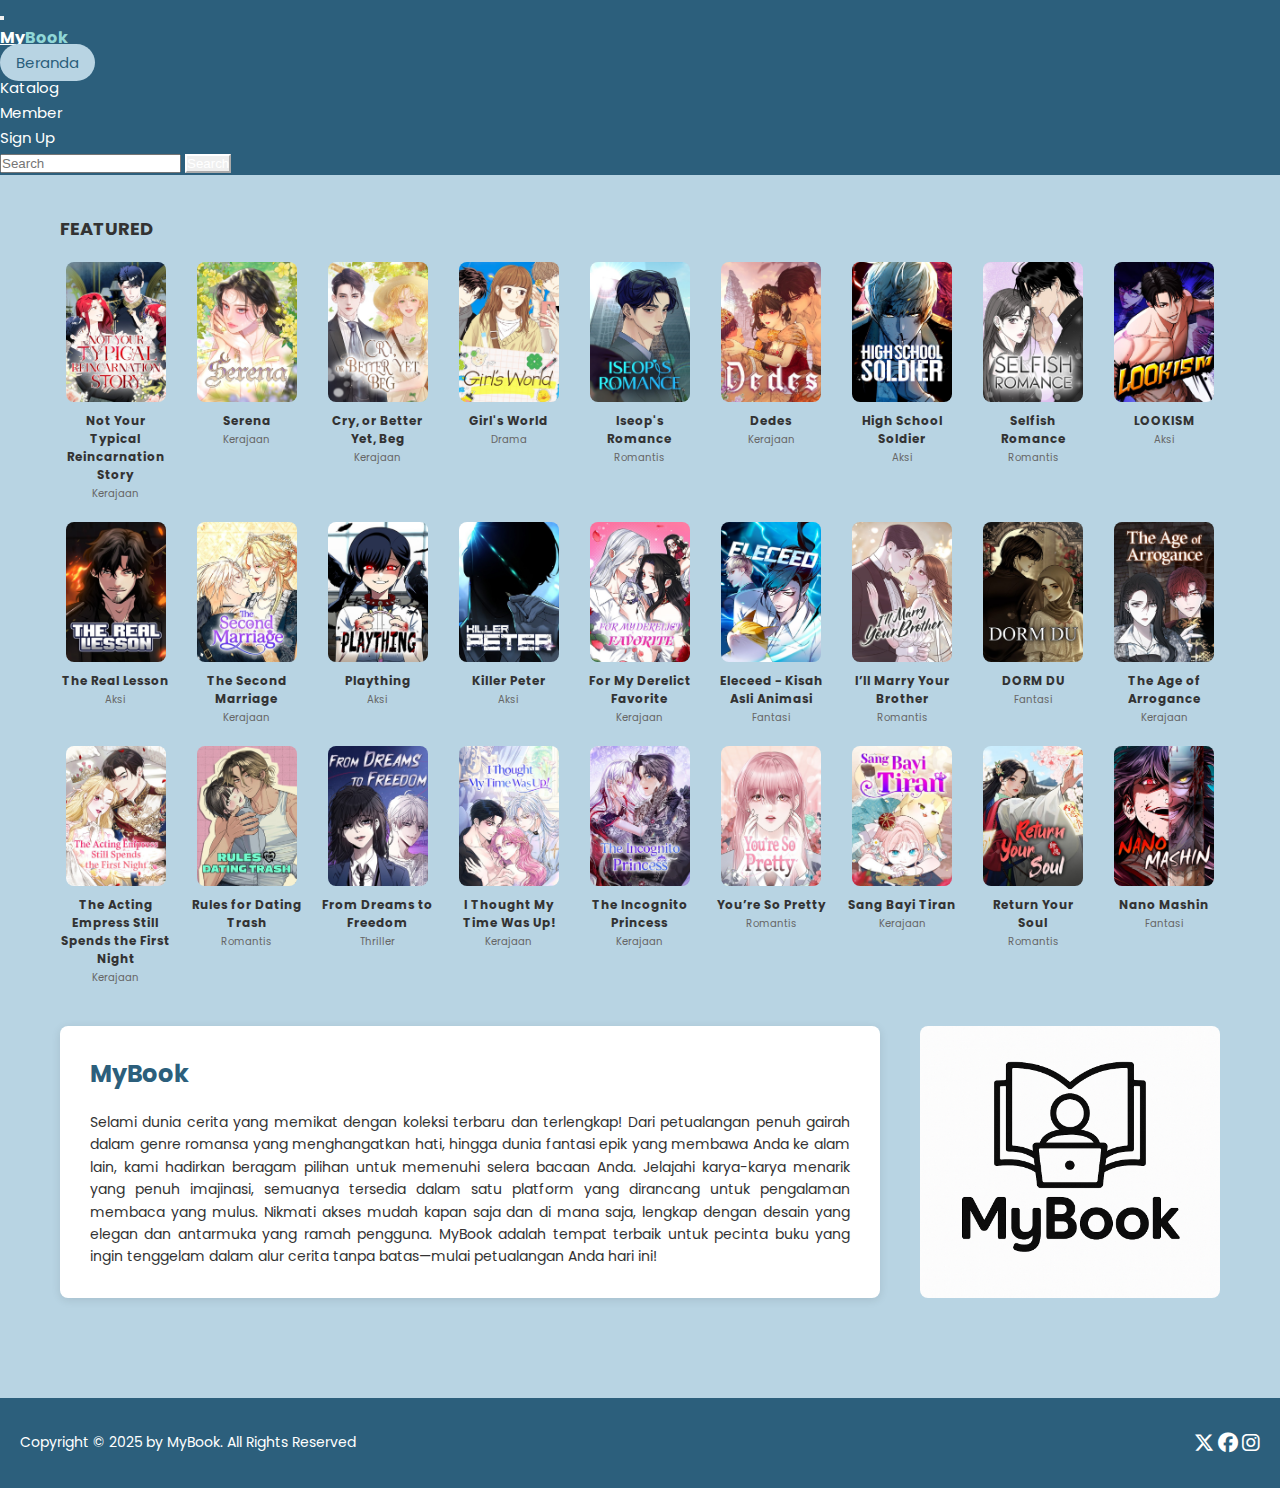
<file: index.html>
<!DOCTYPE html>
<html lang="en">

<head>
    <meta charset="UTF-8">
    <meta name="viewport" content="width=device-width, initial-scale=1.0">
    <link rel="stylesheet" href="dashboard.css">
    <link rel="stylesheet" href="https://cdnjs.cloudflare.com/ajax/libs/font-awesome/6.7.2/css/all.min.css"
        integrity="sha512-Evv84Mr4kqVGRNSgIGL/F/aIDqQb7xQ2vcrdIwxfjThSH8CSR7PBEakCr51Ck+w+/U6swU2Im1vVX0SVk9ABhg=="
        crossorigin="anonymous" referrerpolicy="no-referrer" />
    <link rel="preconnect" href="https://fonts.googleapis.com">
    <link rel="preconnect" href="https://fonts.gstatic.com" crossorigin>
    <link href="https://fonts.googleapis.com/css2?family=Poppins:wght@300;400;500;700&display=swap" rel="stylesheet">
    <link href="https://cdn.jsdelivr.net/npm/bootstrap@5.3.7/dist/css/bootstrap.min.css" rel="stylesheet"
        integrity="sha384-LN+7fdVzj6u52u30Kp6M/trliBMCMKTyK833zpbD+pXdCLuTusPj697FH4R/5mcr" crossorigin="anonymous">
    <head>
    <link rel="icon" href="asset/LOGO.png" type="image/x-icon">
    <title>MyBook - Dashboard</title>
</head>

<body style="background-color: #b8d4e3; font-family: Poppins, sans-serif ;">
    <script src="https://cdn.jsdelivr.net/npm/bootstrap@5.3.7/dist/js/bootstrap.bundle.min.js"
        integrity="sha384-ndDqU0Gzau9qJ1lfW4pNLlhNTkCfHzAVBReH9diLvGRem5+R9g2FzA8ZGN954O5Q"
        crossorigin="anonymous"></script>
    <header>
        <nav class="navbar navbar-expand-lg" style="background-color: #2c5f7c;">
            <div class="container-fluid">
                <button class="navbar-toggler" type="button" data-bs-toggle="collapse"
                    data-bs-target="#navbarTogglerDemo01" aria-controls="navbarTogglerDemo01" aria-expanded="false"
                    aria-label="Toggle navigation">
                    <span class="navbar-toggler-icon"></span>
                </button>
                <div class="collapse navbar-collapse" id="navbarTogglerDemo01">
                    <a class="navbar-brand" style="color: white;" href="#">My<span>Book</span></a>
                    <ul class="navbar-nav me-auto mb-2 mb-lg-0">
                        <li class="nav-item">
                            <a class="nav-link active" aria-current="page" href="#">Beranda</a>
                        </li>
                        <li class="nav-item">
                            <a class="nav-link" href="katalog1.html">Katalog</a>
                        </li>
                        <li class="nav-item">
                            <a class="nav-link" href="login member.html">Member</a>
                        </li>
                        <li class="nav-item">
                            <a class="nav-link" href="signup.html">Sign Up</a>
                        </li>
                    </ul>
                    <form class="d-flex" role="search">
                        <input class="form-control me-2" type="search" placeholder="Search" aria-label="Search" />
                        <button class="btn btn-outline-success" style="border-color: white; color: white;" type="submit">Search</button>
                    </form>
                </div>
            </div>
        </nav>
    </header>
    <main class="main-content">
        <section class="featured-section">
            <h2>FEATURED</h2>
            <div class="books-grid">
                <div class="book-item">
                    <div class="book-cover1"></div>
                    <div class="book-info">
                        <div class="book-title"><a href="https://www.webtoons.com/id/romantic-fantasy/not-your-typical-reincarnation-story/list?title_no=5502">Not Your Typical Reincarnation Story</a></div>
                        <div class="book-genre">Kerajaan</div>
                    </div>
                </div>
                <div class="book-item">
                    <div class="book-cover2"></div>
                    <div class="book-info">
                        <div class="book-title"><a href="https://www.webtoons.com/id/romantic-fantasy/serena/list?title_no=5001">Serena</a></div>
                        <div class="book-genre">Kerajaan</div>
                    </div>
                </div>
                <div class="book-item">
                    <div class="book-cover3"></div>
                    <div class="book-info">
                        <div class="book-title"><a href="https://www.webtoons.com/id/romantic-fantasy/cry-or-better-yet-beg/list?title_no=5756">Cry, or Better Yet, Beg</a></div>
                        <div class="book-genre">Kerajaan</div>
                    </div>
                </div>
                <div class="book-item">
                    <div class="book-cover4"></div>
                    <div class="book-info">
                        <div class="book-title"><a href="https://www.webtoons.com/id/drama/girls-world/list?title_no=627">Girl's World</a></div>
                        <div class="book-genre">Drama</div>
                    </div>
                </div>
                <div class="book-item">
                    <div class="book-cover5"></div>
                    <div class="book-info">
                        <div class="book-title"><a href="https://www.webtoons.com/id/romance/iseops-romance/list?title_no=5660">Iseop's Romance</a></div>
                        <div class="book-genre">Romantis</div>
                    </div>
                </div>
                <div class="book-item">
                    <div class="book-cover6"></div>
                    <div class="book-info">
                        <div class="book-title"><a href="https://www.webtoons.com/id/romantic-fantasy/dedes/list?title_no=3938">Dedes</a></div>
                        <div class="book-genre">Kerajaan</div>
                    </div>
                </div>
                <div class="book-item">
                    <div class="book-cover7"></div>
                    <div class="book-info">
                        <div class="book-title"><a href="https://www.webtoons.com/id/action/high-school-soldier/list?title_no=2367">High School Soldier</a></div>
                        <div class="book-genre">Aksi</div>
                    </div>
                </div>
                <div class="book-item">
                    <div class="book-cover8"></div>
                    <div class="book-info">
                        <div class="book-title"><a href="https://www.webtoons.com/id/romance/selfish-romance/list?title_no=6647">Selfish Romance</a></div>
                        <div class="book-genre">Romantis</div>
                    </div>
                </div>
                <div class="book-item">
                    <div class="book-cover9"></div>
                    <div class="book-info">
                        <div class="book-title"><a href="https://www.webtoons.com/id/action/lookism/list?title_no=532">LOOKISM</a></div>
                        <div class="book-genre">Aksi</div>
                    </div>
                </div>
                <div class="book-item">
                    <div class="book-cover10"></div>
                    <div class="book-info">
                        <div class="book-title"><a href="https://www.webtoons.com/id/action/the-real-lesson/list?title_no=2423">The Real Lesson</a></div>
                        <div class="book-genre">Aksi</div>
                    </div>
                </div>
                <div class="book-item">
                    <div class="book-cover11"></div>
                    <div class="book-info">
                        <div class="book-title"><a href="https://www.webtoons.com/id/romantic-fantasy/remarried-queen/list?title_no=1848">The Second Marriage</a></div>
                        <div class="book-genre">Kerajaan</div>
                    </div>
                </div>
                <div class="book-item">
                    <div class="book-cover12"></div>
                    <div class="book-info">
                        <div class="book-title"><a href="https://www.webtoons.com/id/action/plaything/list?title_no=6897">Plaything</a></div>
                        <div class="book-genre">Aksi</div>
                    </div>
                </div>
                <div class="book-item">
                    <div class="book-cover13"></div>
                    <div class="book-info">
                        <div class="book-title"><a href="https://www.webtoons.com/id/action/killer-peter/list?title_no=5846">Killer Peter</a></div>
                        <div class="book-genre">Aksi</div>
                    </div>
                </div>
                <div class="book-item">
                    <div class="book-cover14"></div>
                    <div class="book-info">
                        <div class="book-title"><a href="https://www.webtoons.com/id/romantic-fantasy/for-my-derelict-favorite/list?title_no=4547">For My Derelict Favorite</a></div>
                        <div class="book-genre">Kerajaan</div>
                    </div>
                </div>
                <div class="book-item">
                    <div class="book-cover15"></div>
                    <div class="book-info">
                        <div class="book-title"><a href="https://www.webtoons.com/id/fantasy/eleceed/list?title_no=2034">Eleceed - Kisah Asli Animasi</a></div>
                        <div class="book-genre">Fantasi</div>
                    </div>
                </div>
                <div class="book-item">
                    <div class="book-cover16"></div>
                    <div class="book-info">
                        <div class="book-title"><a href="https://www.webtoons.com/id/romance/ill-marry-your-brother/list?title_no=7606">I’ll Marry Your Brother</a></div>
                        <div class="book-genre">Romantis</div>
                    </div>
                </div>
                <div class="book-item">
                    <div class="book-cover17"></div>
                    <div class="book-info">
                        <div class="book-title"><a href="https://www.webtoons.com/id/fantasy/dorm-du/list?title_no=6171">DORM DU</a></div>
                        <div class="book-genre">Fantasi</div>
                    </div>
                </div>
                <div class="book-item">
                    <div class="book-cover18"></div>
                    <div class="book-info">
                        <div class="book-title"><a href="https://www.webtoons.com/id/romantic-fantasy/the-age-of-arrogance/list?title_no=5793">The Age of Arrogance</a></div>
                        <div class="book-genre">Kerajaan</div>
                    </div>
                </div>
                <div class="book-item">
                    <div class="book-cover19"></div>
                    <div class="book-info">
                        <div class="book-title"><a href="https://www.webtoons.com/id/romantic-fantasy/the-acting-empress-still-spends-the-first-night/list?title_no=7734">The Acting Empress Still Spends the First Night</a></div>
                        <div class="book-genre">Kerajaan</div>
                    </div>
                </div>
                <div class="book-item">
                    <div class="book-cover20"></div>
                    <div class="book-info">
                        <div class="book-title"><a href="https://www.webtoons.com/id/romance/rules-for-dating-trash/list?title_no=8106">Rules for Dating Trash</a></div>
                        <div class="book-genre">Romantis</div>
                    </div>
                </div>
                <div class="book-item">
                    <div class="book-cover21"></div>
                    <div class="book-info">
                        <div class="book-title"><a href="https://www.webtoons.com/id/thriller/from-dreams-to-freedom/list?title_no=4133">From Dreams to Freedom</a></div>
                        <div class="book-genre">Thriller</div>
                    </div>
                </div>
                <div class="book-item">
                    <div class="book-cover22"></div>
                    <div class="book-info">
                        <div class="book-title"><a href="https://www.webtoons.com/id/romantic-fantasy/i-thought-my-time-was-up/list?title_no=5308">I Thought My Time Was Up!</a></div>
                        <div class="book-genre">Kerajaan</div>
                    </div>
                </div>
                <div class="book-item">
                    <div class="book-cover23"></div>
                    <div class="book-info">
                        <div class="book-title"><a href="https://www.webtoons.com/id/romantic-fantasy/the-incognito-princess/list?title_no=8072">The Incognito Princess</a></div>
                        <div class="book-genre">Kerajaan</div>
                    </div>
                </div>
                <div class="book-item">
                    <div class="book-cover24"></div>
                    <div class="book-info">
                        <div class="book-title"><a href="https://www.webtoons.com/id/romance/youre-so-pretty/list?title_no=7619">You’re So Pretty</a></div>
                        <div class="book-genre">Romantis</div>
                    </div>
                </div>
                <div class="book-item">
                    <div class="book-cover25"></div>
                    <div class="book-info">
                        <div class="book-title"><a href="https://www.webtoons.com/id/romantic-fantasy/sang-bayi-tiran/list?title_no=5358">Sang Bayi Tiran</a></div>
                        <div class="book-genre">Kerajaan</div>
                    </div>
                </div>
                <div class="book-item">
                    <div class="book-cover26"></div>
                    <div class="book-info">
                        <div class="book-title"><a href="https://www.webtoons.com/id/romance/return-your-soul/list?title_no=7020">Return Your Soul</a></div>
                        <div class="book-genre">Romantis</div>
                    </div>
                </div>
                <div class="book-item">
                    <div class="book-cover27"></div>
                    <div class="book-info">
                        <div class="book-title"><a href="https://www.webtoons.com/id/fantasy/nano-mashin/list?title_no=2194">Nano Mashin</a></div>
                        <div class="book-genre">Fantasi</div>
                    </div>
                </div>
            </div>
        </section>
        <section class="content-section">
            <div class="content-left">
                <h2 class="logo" style="color: #2c5f7c; margin-bottom: 20px;">MyBook</h2>
                <p class="content-text">
                    Selami dunia cerita yang memikat dengan koleksi terbaru dan terlengkap! Dari petualangan penuh
                    gairah dalam genre romansa yang menghangatkan hati,
                    hingga dunia fantasi epik yang membawa Anda ke alam lain, kami hadirkan beragam pilihan untuk
                    memenuhi selera bacaan Anda. Jelajahi karya-karya menarik
                    yang penuh imajinasi, semuanya tersedia dalam satu platform yang dirancang untuk pengalaman membaca
                    yang mulus. Nikmati akses mudah kapan saja dan di mana saja,
                    lengkap dengan desain yang elegan dan antarmuka yang ramah pengguna. MyBook adalah tempat terbaik
                    untuk pecinta buku yang ingin tenggelam dalam alur cerita tanpa
                    batas—mulai petualangan Anda hari ini!
                </p>
            </div>
            <div class="content-right">
                <div class="banner-text"></div>
            </div>
        </section>
    </main>
    <footer class="footer">
        <div class="footer-content">
            <div class="footer-text">
                Copyright © 2025 by MyBook. All Rights Reserved
            </div>
            <div class="socials">
                <a href="https://twitter.com/" class="social-link"><i class="fa-brands fa-x-twitter"></i></a>
                <a href="https://www.facebook.com/?locale=id_ID" class="social-link"><i class="fa-brands fa-facebook"></i></a>
                <a href="https://www.instagram.com/" class="social-link"><i class="fa-brands fa-instagram"></i></a>
            </div>
        </div>
    </footer>
</body>

</html>
</file>
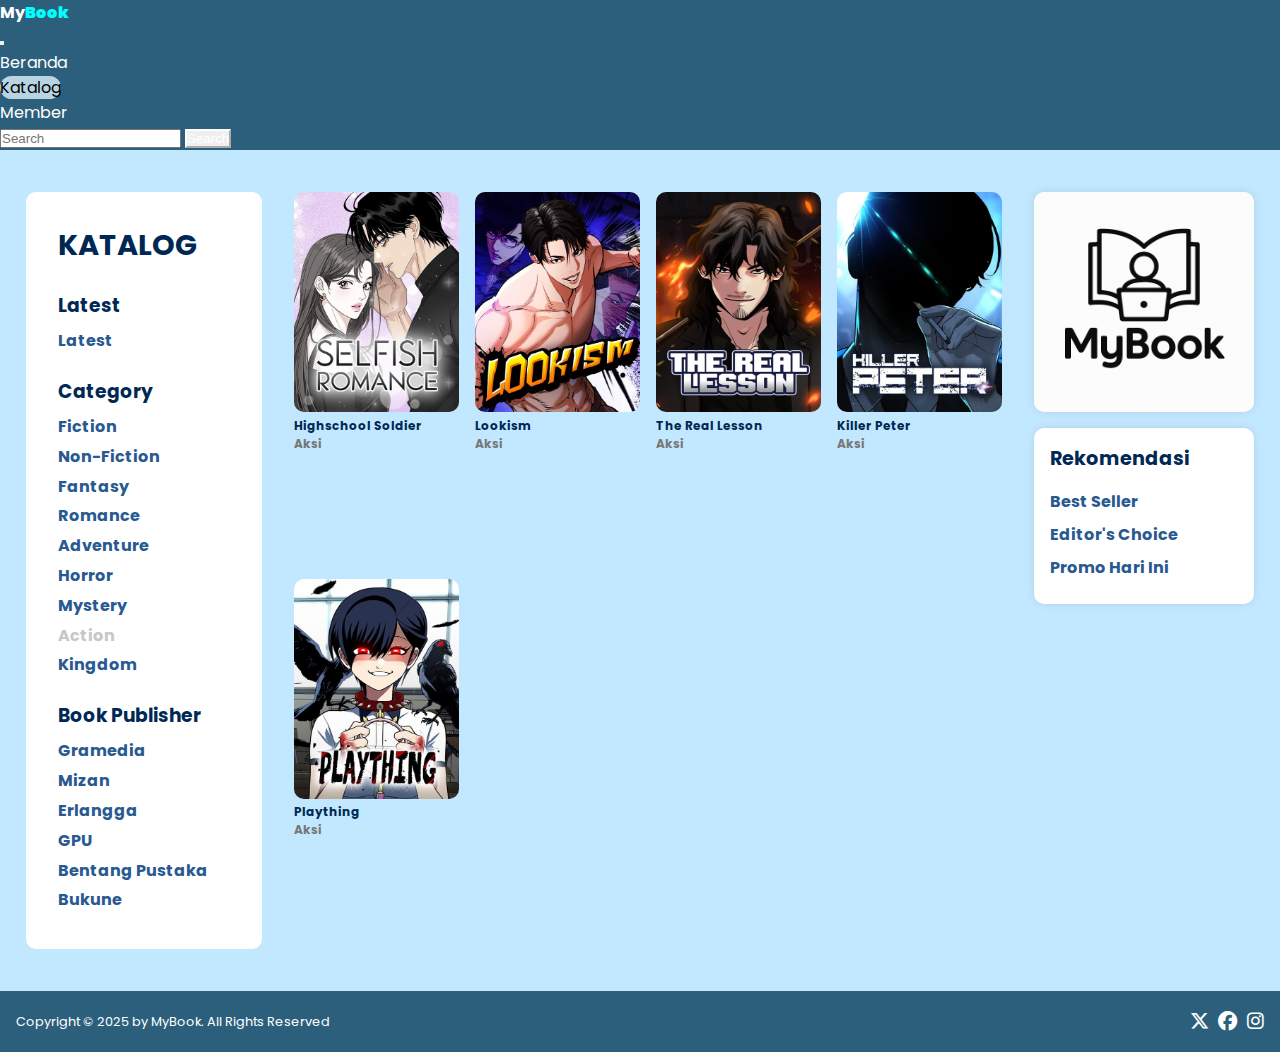
<file: action.html>
<!DOCTYPE html>
<html lang="id">
<head>
  <meta charset="UTF-8">
  <meta name="viewport" content="width=device-width, initial-scale=1.0">
  <title>MyBook - Action</title>
  <link rel="stylesheet" href="katalog1.css">
  <link rel="stylesheet" href="https://cdnjs.cloudflare.com/ajax/libs/font-awesome/6.7.2/css/all.min.css"
   integrity="sha512-Evv84Mr4kqVGRNSgIGL/F/aIDqQb7xQ2vcrdIwxfjThSH8CSR7PBEakCr51Ck+w+/U6swU2Im1vVX0SVk9ABhg==" crossorigin="anonymous" referrerpolicy="no-referrer" />
  <link rel="preconnect" href="https://fonts.googleapis.com">
  <link rel="preconnect" href="https://fonts.gstatic.com" crossorigin>
  <link href="https://fonts.googleapis.com/css2?family=Poppins:wght@300;400;500;700&display=swap" rel="stylesheet">
  <link href="https://cdn.jsdelivr.net/npm/bootstrap@5.3.7/dist/css/bootstrap.min.css" rel="stylesheet" 
   integrity="sha384-LN+7fdVzj6u52u30Kp6M/trliBMCMKTyK833zpbD+pXdCLuTusPj697FH4R/5mcr" crossorigin="anonymous">
  <link rel="icon" href="asset/LOGO.png" type="image/x-icon">
</head>
<body style="background-color: #c2e8ff;">
<script src="https://cdn.jsdelivr.net/npm/bootstrap@5.3.7/dist/js/bootstrap.bundle.min.js" integrity="sha384-ndDqU0Gzau9qJ1lfW4pNLlhNTkCfHzAVBReH9diLvGRem5+R9g2FzA8ZGN954O5Q" 
        crossorigin="anonymous"></script>

    <nav class="navbar navbar-expand-lg" style="background-color: #2c5f7c">
  <div class="container-fluid">
    <div class="navbar-brand" style="color: white;">My<span>Book</span></div>
    <button class="navbar-toggler" type="button" data-bs-toggle="collapse" data-bs-target="#navbarSupportedContent" aria-controls="navbarSupportedContent" aria-expanded="false" aria-label="Toggle navigation">
      <span class="navbar-toggler-icon"></span>
    </button>
    <div class="collapse navbar-collapse" id="navbarSupportedContent">
      <ul class="navbar-nav me-auto mb-2 mb-lg-0">
        <li class="nav-item">
          <a class="nav-link" href="index.html">Beranda</a>
        </li>
        <li class="nav-item">
          <a class="nav-link active" aria-current="page" href="katalog1.html" style="color: black;">Katalog</a>
        </li>
        <li class="nav-item">
          <a class="nav-link" href="continuereading.html">Member</a>
        </li>
      </ul>
      <form class="d-flex" role="search">
        <input class="form-control me-2" type="search" placeholder="Search" aria-label="Search"/>
        <button class="btn btn-outline-success" type="submit" style="border-color: white; color: white;">Search</button>
      </form>


    </div>
  </div>
</nav>

  <main class="main-content">
    <aside class="sidebar" style="background-color: rgb(255, 255, 255);">
      <h2>KATALOG</h2>
      <div class="menu-group">
        <h3>Latest</h3>
        <a href="#">Latest</a>
      </div>
      <div class="menu-group">
        <h3>Category</h3>
        <a href="#">Fiction</a>
        <a href="#">Non-Fiction</a>
        <a href="#">Fantasy</a>
        <a href="romance.html">Romance</a>
        <a href="#">Adventure</a>
        <a href="#">Horror</a>
        <a href="#">Mystery</a>
        <a aria-current="page" href="action.html" style="color: rgb(199, 199, 199);">Action</a>
        <a href="kingdom.html">Kingdom</a>
      </div>
      <div class="menu-group">
        <h3>Book Publisher</h3>
        <a href="https://www.gramedia.com/?srsltid=AfmBOorz-WnM3mDWBN1kUEmWk0W55aMXl-z6tTLfCvgjaEPDZPgu6_3a">Gramedia</a>
        <a href="https://mizanstore.com/">Mizan</a>
        <a href="https://www.erlangga.co.id/">Erlangga</a>
        <a href="https://gpu.id/">GPU</a>
        <a href="https://bentangpustaka.com/home/">Bentang Pustaka</a>
        <a href="https://bukune.com/">Bukune</a>
      </div>
    </aside>

<section class="catalog">
  <a href="https://www.webtoons.com/id/action/high-school-soldier/list?title_no=2367" class="book-card"><div class="cover" style="background-image: url('asset/8.jpg');"></div><p>Highschool Soldier<br><span>Aksi</span></p></a>
  <a href="https://www.webtoons.com/id/action/lookism/list?title_no=532" class="book-card"><div class="cover" style="background-image: url('asset/9.jpg');"></div><p>Lookism<br><span>Aksi</span></p></a>
  <a href="https://www.webtoons.com/id/action/the-real-lesson/list?title_no=2423" class="book-card"><div class="cover" style="background-image: url('asset/10.jpg');"></div><p>The Real Lesson<br><span>Aksi</span></p></a>
  <a href="https://www.webtoons.com/id/action/killer-peter/list?title_no=5846" class="book-card"><div class="cover" style="background-image: url('asset/13.jpg');"></div><p>Killer Peter<br><span>Aksi</span></p></a>
  <a href="https://www.webtoons.com/id/action/plaything/list?title_no=6897" class="book-card"><div class="cover" style="background-image: url('asset/12.jpg');"></div><p>Plaything<br><span>Aksi</span></p></a>
</section>

<aside class="right-column">
  <div class="logo-box">
    <img src="asset/LOGO.png" alt="Logo MyBook" />
  </div>
  <div class="rightbar">
    <h3>Rekomendasi</h3>
    <ul>
      <li><a href="#">Best Seller</a></li>
      <li><a href="#">Editor's Choice</a></li>
      <li><a href="#">Promo Hari Ini</a></li>
    </ul>
  </div>
</aside>

  </main>

  <footer>
    <div>Copyright © 2025 by MyBook. All Rights Reserved</div>
    <div class="socials">
        <a href="https://twitter.com/" class="social-link"><i class="fa-brands fa-x-twitter"></i></a>
        <a href="https://www.facebook.com/?locale=id_ID" class="social-link"><i class="fa-brands fa-facebook"></i></a>
        <a href="https://www.instagram.com/" class="social-link"><i class="fa-brands fa-instagram"></i></a>
    </div>
  </footer>
</body>
</html>
</file>
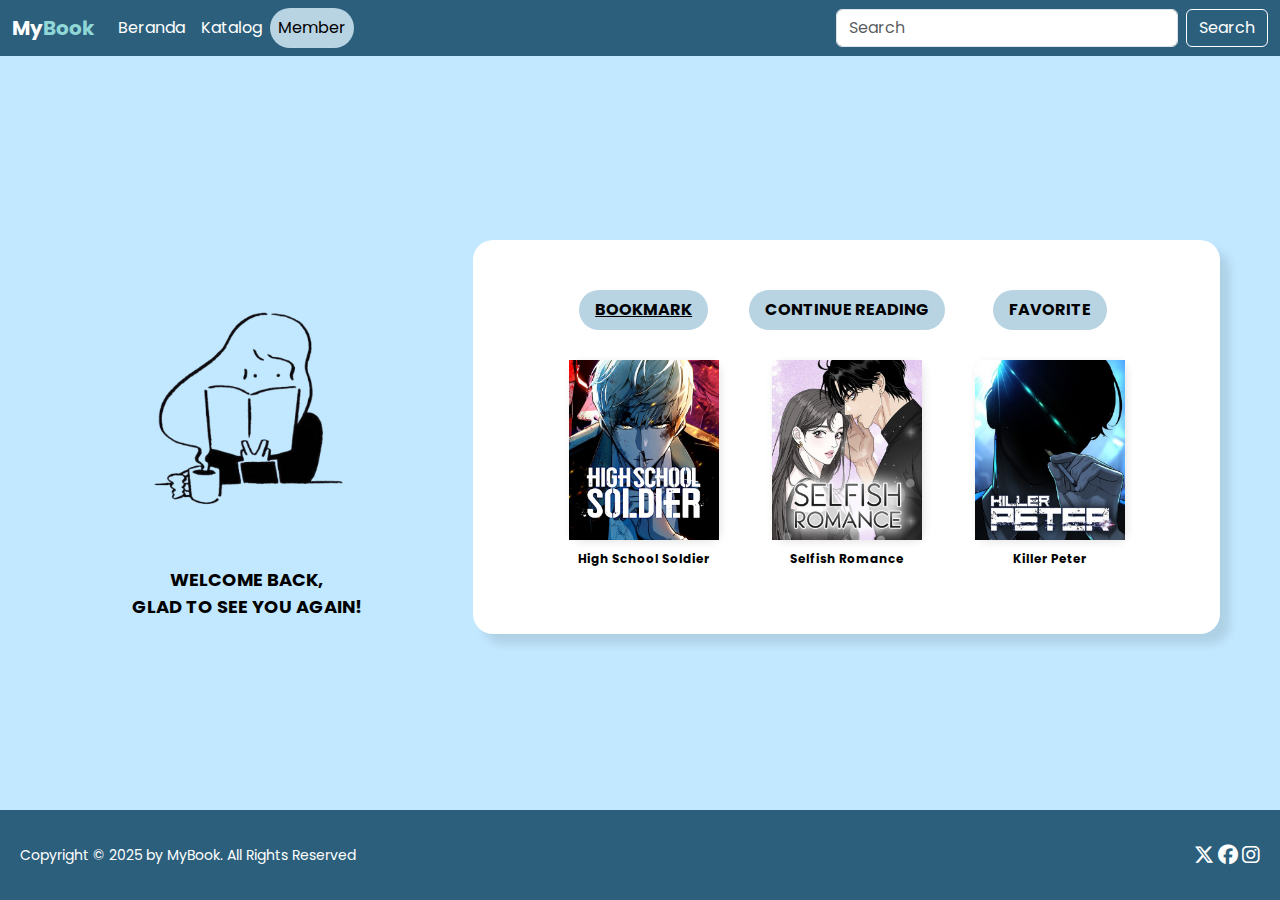
<file: bookmark.html>
<!DOCTYPE html>
<html lang="en">
<head>
  <meta charset="UTF-8" />
  <meta name="viewport" content="width=device-width, initial-scale=1" />
  <title>MyBook - Member</title>
  <link rel="stylesheet" href="mempage.css" />
  <link rel="preconnect" href="https://fonts.googleapis.com" />
  <link rel="preconnect" href="https://fonts.gstatic.com" crossorigin />
  <link href="https://fonts.googleapis.com/css2?family=Poppins:wght@300;400;500;700&display=swap" rel="stylesheet" />
  <link href="https://cdn.jsdelivr.net/npm/bootstrap@5.3.7/dist/css/bootstrap.min.css" rel="stylesheet">
  <link href="https://cdnjs.cloudflare.com/ajax/libs/font-awesome/6.5.0/css/all.min.css" rel="stylesheet" />
  <link rel="icon" href="asset/LOGO.png" type="image/x-icon">

</head>
<body style="background-color: #c2e8ff;" class="page-wrapper">

  <script src="https://cdn.jsdelivr.net/npm/bootstrap@5.3.7/dist/js/bootstrap.bundle.min.js"></script>

  <header>
    <nav class="navbar navbar-expand-lg" style="background-color: #2c5f7c;">
      <div class="container-fluid">
        <button class="navbar-toggler" type="button" data-bs-toggle="collapse"
          data-bs-target="#navbarTogglerDemo01" aria-controls="navbarTogglerDemo01" aria-expanded="false"
          aria-label="Toggle navigation">
          <span class="navbar-toggler-icon"></span>
        </button>
        <div class="collapse navbar-collapse" id="navbarTogglerDemo01">
          <a class="navbar-brand" style="color: white;" href="#">My<span>Book</span></a>
          <ul class="navbar-nav me-auto mb-2 mb-lg-0">
            <li class="nav-item">
              <a class="nav-link" aria-current="page" href="index.html" style="color: white;">Beranda</a>
            </li>
            <li class="nav-item">
              <a class="nav-link" aria-current="page" href="katalog1.css" style="color: white;">Katalog</a>
            </li>
            <li class="nav-item">
              <a class="nav-link active" aria-current="page" href="bookmark.html">Member</a>  
            </li>
          </ul>
          <form class="d-flex" role="search">
            <input class="form-control me-2" type="search" placeholder="Search" aria-label="Search" />
            <button class="btn btn-outline-success" style="border-color: white; color: white;" type="submit">Search</button>
          </form>
        </div>
      </div>
    </nav>
  </header>

<main>
  <section class="welcome">
    <div class="left">
      <img src="ASSETmempage/download-removebg-preview.png" alt="Reading Illustration" class="illustration" />
      <p class="greeting">WELCOME BACK,<br />GLAD TO SEE YOU AGAIN!</p>
    </div>
    <div class="right">
      <div class="card-wrap">
        <section class="card-group">
          <div class="card-container">
            <p class="card-label">
              <a href="bookmark.html" class="pill-style underline">BOOKMARK</a>
            </p>
            <section class="card-content">
              <img src="ASSETmempage/bookmark.jpg" alt="Bookmark" class="card-img" />
            </section>
            <p class="card-tittle"><a href="https://www.webtoons.com/id/action/high-school-soldier/list?title_no=2367" style="text-decoration: none; color: black;">High School Soldier</a></p>
          </div>
          <div class="card-container">
            <p class="card-label">
              <a href="continuereading.html" class="pill-style">CONTINUE READING</a>
            </p>
            <section class="card-content">
              <img src="ASSETmempage/bookmark2.jpg" alt="Bookmark2" class="card-img" />
            </section>
            <p class="card-tittle"><a href="https://www.webtoons.com/id/romance/selfish-romance/list?title_no=6647" style="text-decoration: none; color: black;">Selfish Romance</a></p>
          </div>
          <div class="card-container">
            <p class="card-label">
              <a href="favorite.html" class="pill-style">FAVORITE</a>
            </p>
            <section class="card-content">
              <img src="ASSETmempage/bookmark3.jpg" alt="Bookmark3" class="card-img" />
            </section>
            <p class="card-tittle"><a href="https://www.webtoons.com/id/action/killer-peter/list?title_no=5846" style="text-decoration: none; color: black;">Killer Peter</a></p>
          </div>
        </section>
      </div>
    </div>
  </section>
</main>

  <footer class="footer">
    <div class="footer-content">
      <div class="footer-text">
        Copyright © 2025 by MyBook. All Rights Reserved
      </div>
      <div class="socials">
        <a href="https://twitter.com/" class="social-link"><i class="fa-brands fa-x-twitter"></i></a>
        <a href="https://www.facebook.com/?locale=id_ID" class="social-link"><i class="fa-brands fa-facebook"></i></a>
        <a href="https://www.instagram.com/" class="social-link"><i class="fa-brands fa-instagram"></i></a>
    </div>
    </div>
  </footer>
</body>
</html>
</file>
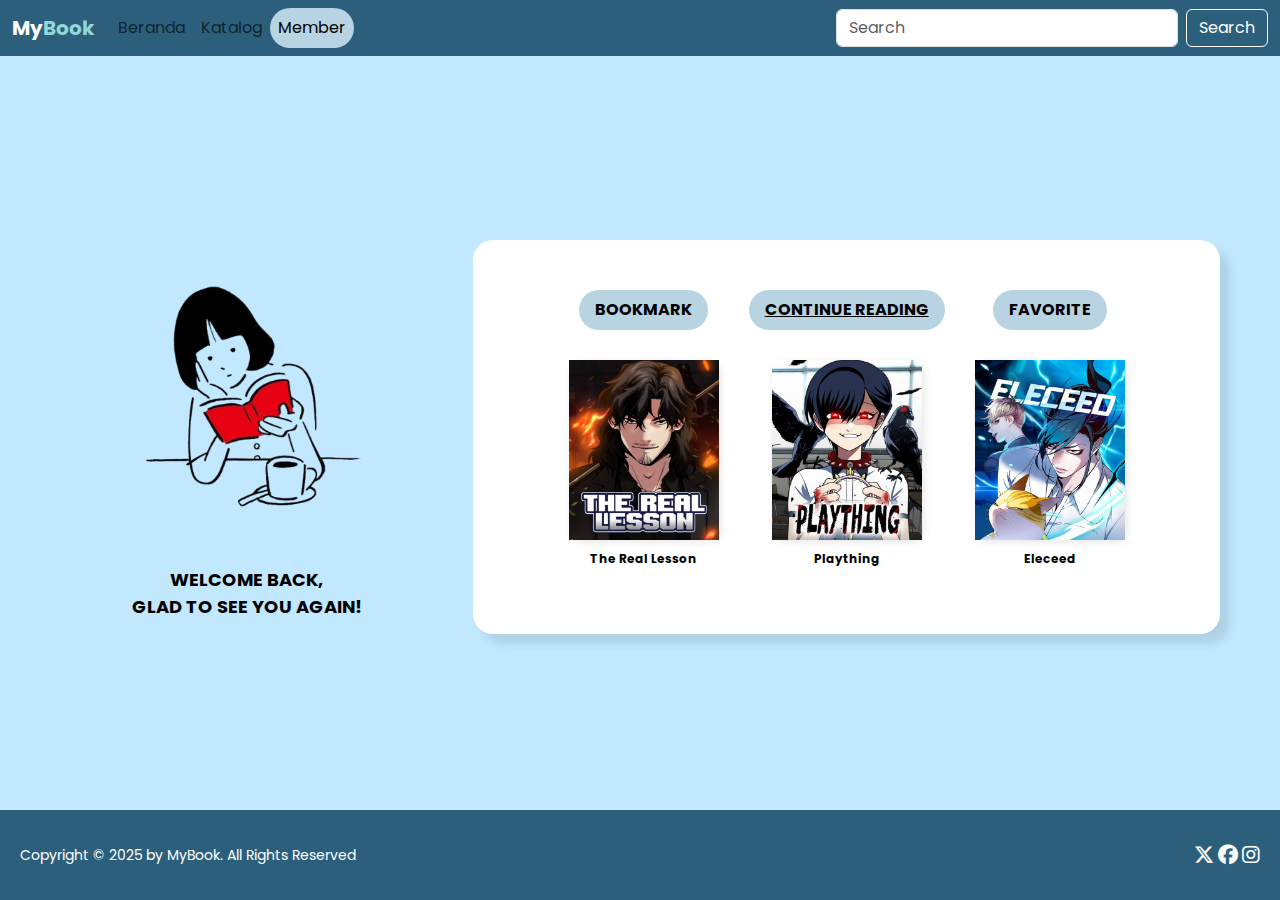
<file: continuereading.html>
<!DOCTYPE html>
<html lang="en">
<head>
  <meta charset="UTF-8" />
  <meta name="viewport" content="width=device-width, initial-scale=1" />
  <title>MyBook - Member</title>
  <link rel="stylesheet" href="mempage.css" />
  <link rel="preconnect" href="https://fonts.googleapis.com" />
  <link rel="preconnect" href="https://fonts.gstatic.com" crossorigin />
  <link href="https://fonts.googleapis.com/css2?family=Poppins:wght@300;400;500;700&display=swap" rel="stylesheet" />
  <link href="https://cdn.jsdelivr.net/npm/bootstrap@5.3.7/dist/css/bootstrap.min.css" rel="stylesheet">
  <link href="https://cdnjs.cloudflare.com/ajax/libs/font-awesome/6.5.0/css/all.min.css" rel="stylesheet" />
  <link rel="icon" href="asset/LOGO.png" type="image/x-icon">
</head>
<body style="background-color: #c2e8ff;" class="page-wrapper">

  <script src="https://cdn.jsdelivr.net/npm/bootstrap@5.3.7/dist/js/bootstrap.bundle.min.js"></script>

  <header>
    <nav class="navbar navbar-expand-lg" style="background-color: #2c5f7c;">
      <div class="container-fluid">
        <button class="navbar-toggler" type="button" data-bs-toggle="collapse"
          data-bs-target="#navbarTogglerDemo01" aria-controls="navbarTogglerDemo01" aria-expanded="false"
          aria-label="Toggle navigation">
          <span class="navbar-toggler-icon"></span>
        </button>
        <div class="collapse navbar-collapse" id="navbarTogglerDemo01">
          <a class="navbar-brand" style="color: white;" href="#">My<span>Book</span></a>
          <ul class="navbar-nav me-auto mb-2 mb-lg-0">
            <li class="nav-item">
              <a class="nav-link" aria-current="page" href="index.html">Beranda</a>
            </li>
            <li class="nav-item">
              <a class="nav-link" href="katalog1.html">Katalog</a>
            </li>
            <li class="nav-item">
              <a class="nav-link active" href="#">Member</a>  
            </li>
          </ul>
          <form class="d-flex" role="search">
            <input class="form-control me-2" type="search" placeholder="Search" aria-label="Search" />
            <button class="btn btn-outline-success" style="border-color: white; color: white;" type="submit">Search</button>
          </form>
        </div>
      </div>
    </nav>
  </header>

<main>
  <section class="welcome">
    <div class="left">
      <img src="ASSETmempage/download__1_-removebg-preview.png" alt="Reading Illustration" class="illustration" />
      <p class="greeting">WELCOME BACK,<br />GLAD TO SEE YOU AGAIN!</p>
    </div>
    <div class="right">
      <div class="card-wrap">
        <section class="card-group">
          <div class="card-container">
            <p class="card-label">
              <a href="bookmark.html" class="pill-style">BOOKMARK</a>
            </p>
            <section class="card-content">
              <img src="ASSETmempage/conreading1.jpg" alt="Bookmark" class="card-img" />
            </section>
            <p class="card-tittle"><a href="https://www.webtoons.com/id/action/the-real-lesson/list?title_no=2423" style="text-decoration: none; color: black">The Real Lesson</a></p>
          </div>
          <div class="card-container">
            <p class="card-label">
              <a href="continuereading.html" class="pill-style underline">CONTINUE READING</a>
            </p>
            <section class="card-content">
              <img src="ASSETmempage/conreading2.jpg" alt="Bookmark2" class="card-img" />
            </section>
            <p class="card-tittle"><a href="https://www.webtoons.com/episodeList?titleNo=6897" style="text-decoration: none; color: black;">Plaything</a></p>
          </div>
          <div class="card-container">
            <p class="card-label">
              <a href="favorite.html" class="pill-style">FAVORITE</a>
            </p>
            <section class="card-content">
              <img src="ASSETmempage/conreading3.jpg" alt="Bookmark3" class="card-img" />
            </section>
            <p class="card-tittle"><a href="https://www.webtoons.com/id/fantasy/eleceed/list?title_no=2034" style="text-decoration: none; color: black;">Eleceed</a></p>
          </div>
        </section>
      </div>
    </div>
  </section>
</main>

  <footer class="footer">
    <div class="footer-content">
      <div class="footer-text">
        Copyright © 2025 by MyBook. All Rights Reserved
      </div>
      <div class="socials">
        <a href="https://twitter.com/" class="social-link"><i class="fa-brands fa-x-twitter"></i></a>
        <a href="https://www.facebook.com/?locale=id_ID" class="social-link"><i class="fa-brands fa-facebook"></i></a>
        <a href="https://www.instagram.com/" class="social-link"><i class="fa-brands fa-instagram"></i></a>
    </div>
    </div>
  </footer>
</body>
</html>
</file>
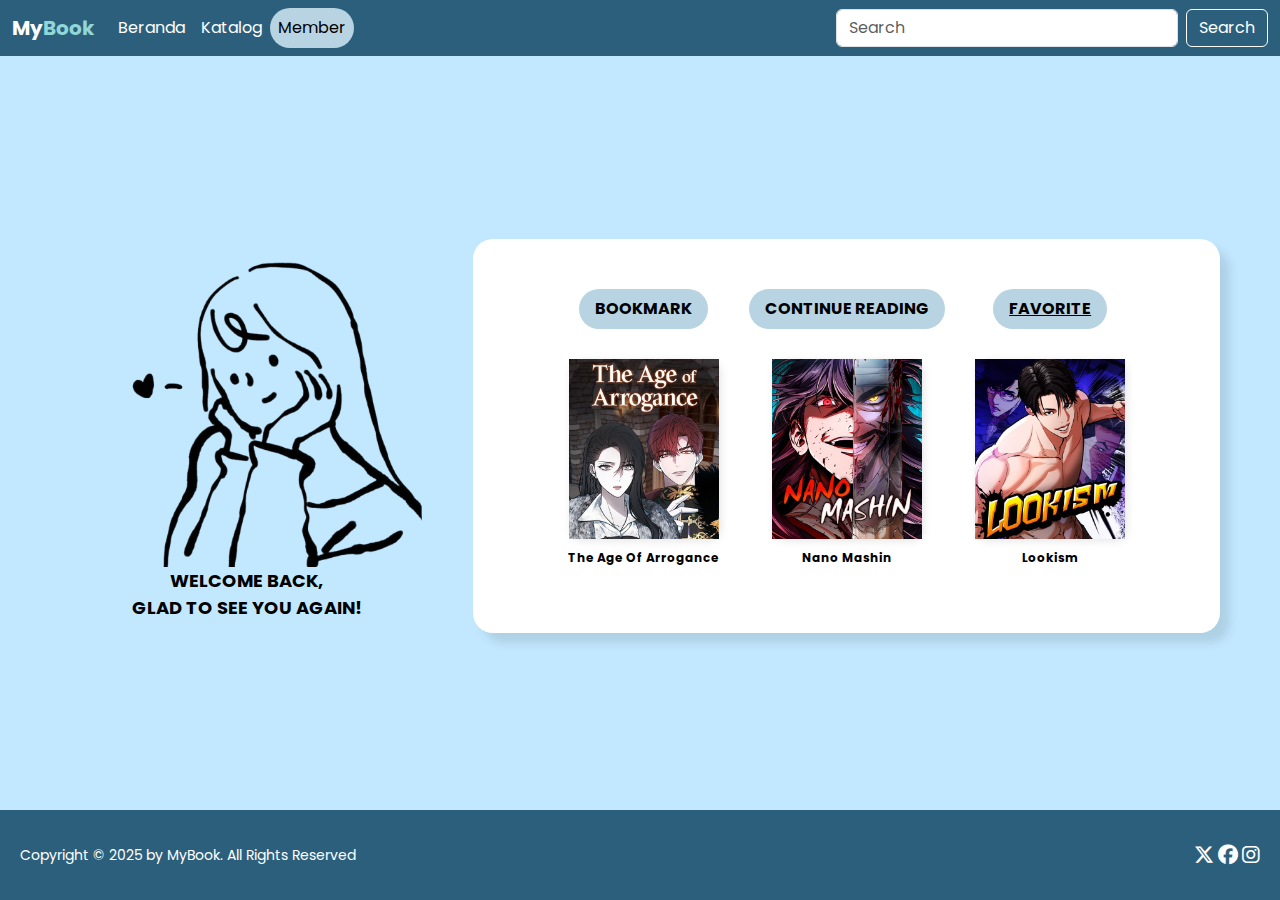
<file: favorite.html>
<!DOCTYPE html>
<html lang="en">
<head>
  <meta charset="UTF-8" />
  <meta name="viewport" content="width=device-width, initial-scale=1" />
  <title>MyBook - Member</title>
  <link rel="stylesheet" href="mempage.css" />
  <link rel="preconnect" href="https://fonts.googleapis.com" />
  <link rel="preconnect" href="https://fonts.gstatic.com" crossorigin />
  <link href="https://fonts.googleapis.com/css2?family=Poppins:wght@300;400;500;700&display=swap" rel="stylesheet" />
  <link href="https://cdn.jsdelivr.net/npm/bootstrap@5.3.7/dist/css/bootstrap.min.css" rel="stylesheet">
  <link href="https://cdnjs.cloudflare.com/ajax/libs/font-awesome/6.5.0/css/all.min.css" rel="stylesheet" />
  <link rel="icon" href="asset/LOGO.png" type="image/x-icon">
</head>
<body style="background-color: #c2e8ff;" class="page-wrapper">

  <script src="https://cdn.jsdelivr.net/npm/bootstrap@5.3.7/dist/js/bootstrap.bundle.min.js"></script>

  <header>
    <nav class="navbar navbar-expand-lg" style="background-color: #2c5f7c;">
      <div class="container-fluid">
        <button class="navbar-toggler" type="button" data-bs-toggle="collapse"
          data-bs-target="#navbarTogglerDemo01" aria-controls="navbarTogglerDemo01" aria-expanded="false"
          aria-label="Toggle navigation">
          <span class="navbar-toggler-icon"></span>
        </button>
        <div class="collapse navbar-collapse" id="navbarTogglerDemo01">
          <a class="navbar-brand" style="color: white;" href="#">My<span>Book</span></a>
          <ul class="navbar-nav me-auto mb-2 mb-lg-0">
            <li class="nav-item">
              <a class="nav-link" aria-current="page" href="index.html" style="color: white;">Beranda</a>
            </li>
            <li class="nav-item">
              <a class="nav-link" href="katalog1.html" style="color: white;">Katalog</a>
            </li>
            <li class="nav-item">
              <a class="nav-link active" href="continuereading.html">Member</a>  
            </li>
          </ul>
          <form class="d-flex" role="search">
            <input class="form-control me-2" type="search" placeholder="Search" aria-label="Search" />
            <button class="btn btn-outline-success" style="border-color: white; color: white;" type="submit">Search</button>
          </form>
        </div>
      </div>
    </nav>
  </header>

<main>
  <section class="welcome">
    <div class="left">
      <img src="ASSETmempage/download__2_-removebg-preview.png" alt="Reading Illustration" class="illustration" />
      <p class="greeting">WELCOME BACK,<br />GLAD TO SEE YOU AGAIN!</p>
    </div>
    <div class="right">
      <div class="card-wrap">
        <section class="card-group">
          <div class="card-container">
            <p class="card-label">
              <a href="bookmark.html" class="pill-style">BOOKMARK</a>
            </p>
            <section class="card-content">
              <img src="ASSETmempage/fav1.jpg" alt="Bookmark" class="card-img" />
            </section>
            <p class="card-tittle"><a href="https://www.webtoons.com/id/romantic-fantasy/the-age-of-arrogance/list?title_no=5793" style="text-decoration: none; color: black;">The Age Of Arrogance</a></p>
          </div>
          <div class="card-container">
            <p class="card-label">
              <a href="continuereading.html" class="pill-style">CONTINUE READING</a>
            </p>
            <section class="card-content">
              <img src="ASSETmempage/fav2.jpg" alt="Bookmark2" class="card-img" />
            </section>
            <p class="card-tittle"><a href="https://www.webtoons.com/episodeList?titleNo=2194" style="text-decoration: none; color: black;">Nano Mashin</a></p>
          </div>
          <div class="card-container">
            <p class="card-label">
              <a href="favorite.html" class="pill-style underline">FAVORITE</a>
            </p>
            <section class="card-content">
              <img src="ASSETmempage/fav3.jpg" alt="Bookmark3" class="card-img" />
            </section>
            <p class="card-tittle"><a href="https://www.webtoons.com/id/action/lookism/list?title_no=532" style="text-decoration: none; color: black;">Lookism</a></p>
          </div>
        </section>
      </div>
    </div>
  </section>
</main>

  <footer class="footer">
    <div class="footer-content">
      <div class="footer-text">
        Copyright © 2025 by MyBook. All Rights Reserved
      </div>
      <div class="socials">
        <a href="https://twitter.com/" class="social-link"><i class="fa-brands fa-x-twitter"></i></a>
        <a href="https://www.facebook.com/?locale=id_ID" class="social-link"><i class="fa-brands fa-facebook"></i></a>
        <a href="https://www.instagram.com/" class="social-link"><i class="fa-brands fa-instagram"></i></a>
    </div>
    </div>
  </footer>
</body>
</html>
</file>
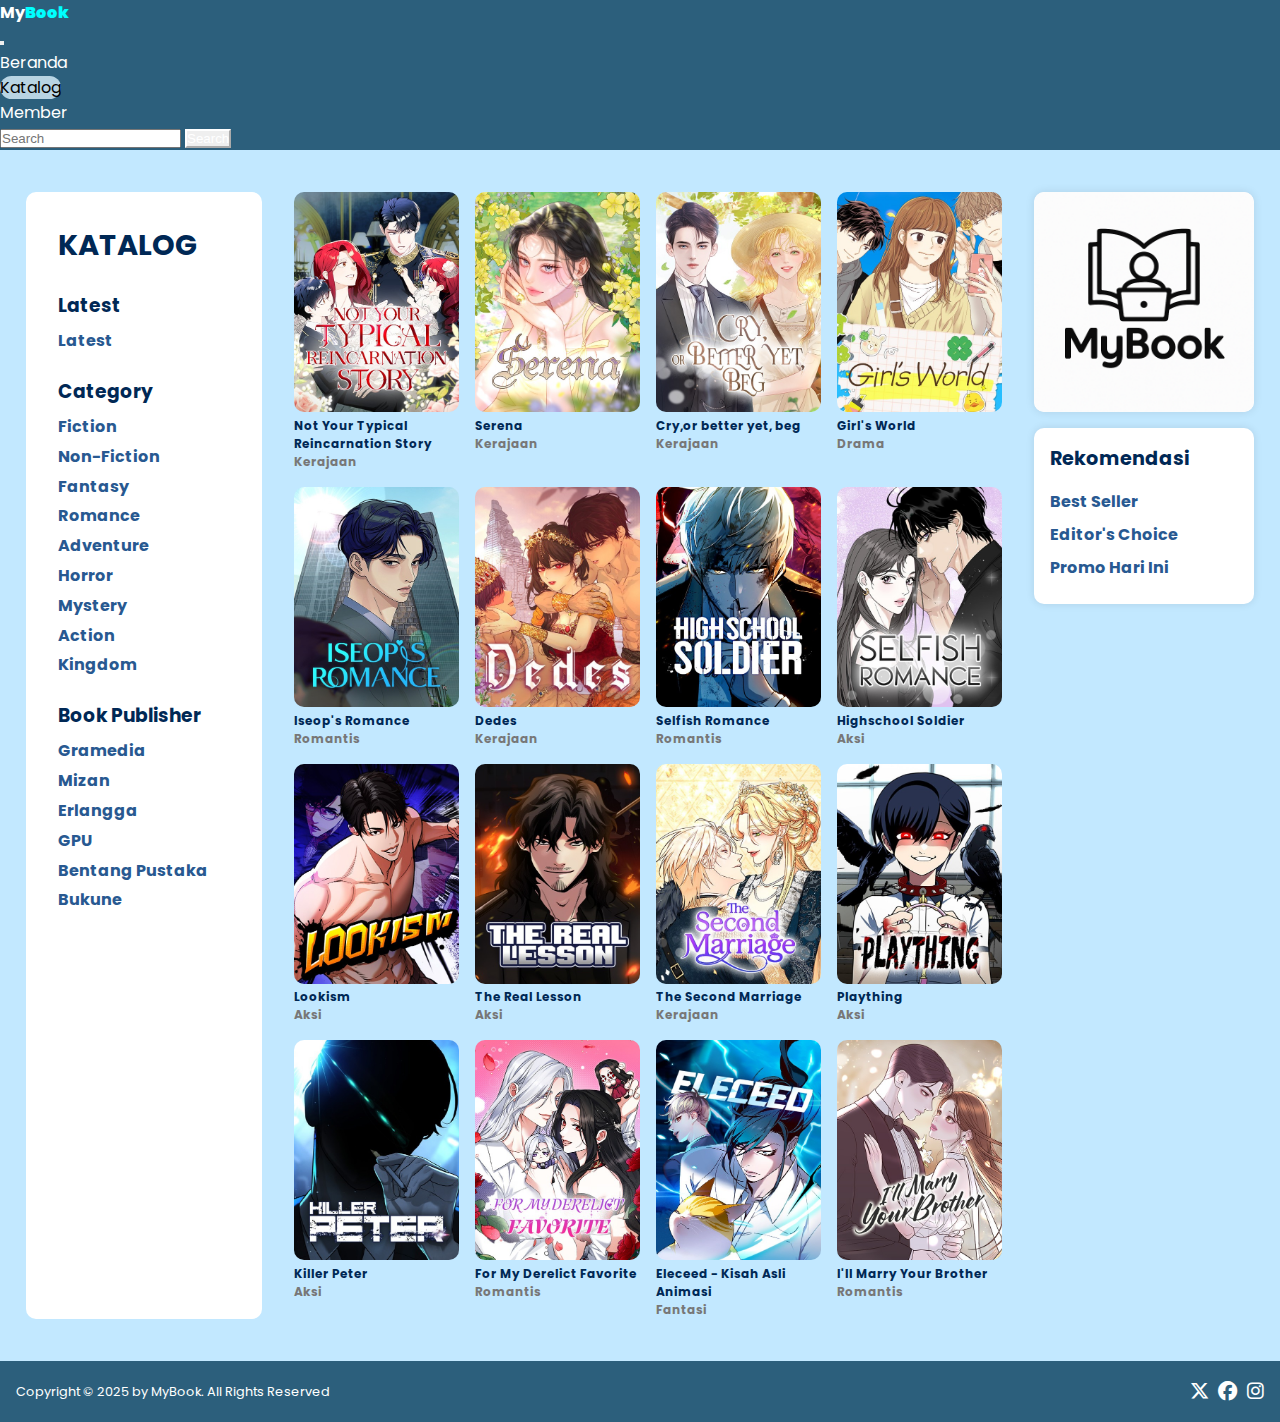
<file: katalog1.html>
<!DOCTYPE html>
<html lang="id">
<head>
  <meta charset="UTF-8">
  <meta name="viewport" content="width=device-width, initial-scale=1.0">
  <title>MyBook - Katalog</title>
  <link rel="stylesheet" href="katalog1.css">
  <link rel="stylesheet" href="https://cdnjs.cloudflare.com/ajax/libs/font-awesome/6.7.2/css/all.min.css"
   integrity="sha512-Evv84Mr4kqVGRNSgIGL/F/aIDqQb7xQ2vcrdIwxfjThSH8CSR7PBEakCr51Ck+w+/U6swU2Im1vVX0SVk9ABhg==" crossorigin="anonymous" referrerpolicy="no-referrer" />
  <link rel="preconnect" href="https://fonts.googleapis.com">
  <link rel="preconnect" href="https://fonts.gstatic.com" crossorigin>
  <link href="https://fonts.googleapis.com/css2?family=Poppins:wght@300;400;500;700&display=swap" rel="stylesheet">
  <link href="https://cdn.jsdelivr.net/npm/bootstrap@5.3.7/dist/css/bootstrap.min.css" rel="stylesheet" 
   integrity="sha384-LN+7fdVzj6u52u30Kp6M/trliBMCMKTyK833zpbD+pXdCLuTusPj697FH4R/5mcr" crossorigin="anonymous">
  <link rel="icon" href="asset/LOGO.png" type="image/x-icon">
</head>
<body style="background-color: #c2e8ff;">
<script src="https://cdn.jsdelivr.net/npm/bootstrap@5.3.7/dist/js/bootstrap.bundle.min.js" integrity="sha384-ndDqU0Gzau9qJ1lfW4pNLlhNTkCfHzAVBReH9diLvGRem5+R9g2FzA8ZGN954O5Q" 
        crossorigin="anonymous"></script>

    <nav class="navbar navbar-expand-lg" style="background-color: #2c5f7c">
  <div class="container-fluid">
    <div class="navbar-brand" style="color: white;">My<span>Book</span></div>
    <button class="navbar-toggler" type="button" data-bs-toggle="collapse" data-bs-target="#navbarSupportedContent" aria-controls="navbarSupportedContent" aria-expanded="false" aria-label="Toggle navigation">
      <span class="navbar-toggler-icon"></span>
    </button>
    <div class="collapse navbar-collapse" id="navbarSupportedContent">
      <ul class="navbar-nav me-auto mb-2 mb-lg-0">
        <li class="nav-item">
          <a class="nav-link" href="index.html">Beranda</a>
        </li>
        <li class="nav-item">
          <a class="nav-link active" aria-current="page" href="katalog1.html" style="color: black;">Katalog</a>
        </li>
        <li class="nav-item">
          <a class="nav-link" href="continuereading.html">Member</a>
        </li>
      </ul>
      <form class="d-flex" role="search">
        <input class="form-control me-2" type="search" placeholder="Search" aria-label="Search"/>
        <button class="btn btn-outline-success" type="submit" style="border-color: white; color: white;">Search</button>
      </form>


    </div>
  </div>
</nav>

  <main class="main-content">
    <aside class="sidebar" style="background-color: rgb(255, 255, 255);">
      <h2>KATALOG</h2>
      <div class="menu-group">
        <h3>Latest</h3>
        <a href="#">Latest</a>
      </div>
      <div class="menu-group">
        <h3>Category</h3>
        <a href="#">Fiction</a>
        <a href="#">Non-Fiction</a>
        <a href="#">Fantasy</a>
        <a href="romance.html">Romance</a>
        <a href="#">Adventure</a>
        <a href="#">Horror</a>
        <a href="#">Mystery</a>
        <a href="action.html">Action</a>
        <a href="kingdom.html">Kingdom</a>
      </div>
      <div class="menu-group">
        <h3>Book Publisher</h3>
        <a href="https://www.gramedia.com/?srsltid=AfmBOorz-WnM3mDWBN1kUEmWk0W55aMXl-z6tTLfCvgjaEPDZPgu6_3a">Gramedia</a>
        <a href="https://mizanstore.com/">Mizan</a>
        <a href="https://www.erlangga.co.id/">Erlangga</a>
        <a href="https://gpu.id/">GPU</a>
        <a href="https://bentangpustaka.com/home/">Bentang Pustaka</a>
        <a href="https://bukune.com/">Bukune</a>
      </div>
    </aside>

<section class="catalog">
  <a href="https://www.webtoons.com/id/romantic-fantasy/not-your-typical-reincarnation-story/list?title_no=5502" class="book-card"><div class="cover" style="background-image: url('asset/1.jpg');"></div><p>Not Your Typical Reincarnation Story<br><span>Kerajaan</span></p></a>
  <a href="https://www.webtoons.com/id/romantic-fantasy/serena/list?title_no=5001" class="book-card"><div class="cover" style="background-image: url('asset/2.jpg');"></div><p>Serena<br><span>Kerajaan</span></p></a>
  <a href="https://www.webtoons.com/id/romantic-fantasy/cry-or-better-yet-beg/list?title_no=5756" class="book-card"><div class="cover" style="background-image: url('asset/3.jpg');"></div><p>Cry,or better yet, beg<br><span>Kerajaan</span></p></a>
  <a href="https://www.webtoons.com/id/drama/girls-world/list?title_no=627" class="book-card"><div class="cover" style="background-image: url('asset/4.jpg');"></div><p>Girl's World<br><span>Drama</span></p></a>
  <a href="https://www.webtoons.com/id/romance/iseops-romance/list?title_no=5660" class="book-card"><div class="cover" style="background-image: url('asset/5.jpg');"></div><p>Iseop's Romance<br><span>Romantis</span></p></a>
  <a href="https://www.webtoons.com/id/romantic-fantasy/dedes/list?title_no=3938" class="book-card"><div class="cover" style="background-image: url('asset/6.jpg');"></div><p>Dedes<br><span>Kerajaan</span></p></a>
  <a href="https://www.webtoons.com/id/romance/selfish-romance/list?title_no=6647" class="book-card"><div class="cover" style="background-image: url('asset/7.jpg');"></div><p>Selfish Romance<br><span>Romantis</span></p></a>
  <a href="https://www.webtoons.com/id/action/high-school-soldier/list?title_no=2367" class="book-card"><div class="cover" style="background-image: url('asset/8.jpg');"></div><p>Highschool Soldier<br><span>Aksi</span></p></a>
  <a href="https://www.webtoons.com/id/action/lookism/list?title_no=532" class="book-card"><div class="cover" style="background-image: url('asset/9.jpg');"></div><p>Lookism<br><span>Aksi</span></p></a>
  <a href="https://www.webtoons.com/id/action/the-real-lesson/list?title_no=2423" class="book-card"><div class="cover" style="background-image: url('asset/10.jpg');"></div><p>The Real Lesson<br><span>Aksi</span></p></a>
  <a href="https://www.webtoons.com/id/romantic-fantasy/remarried-queen/list?title_no=1848" class="book-card"><div class="cover" style="background-image: url('asset/11.jpg');"></div><p>The Second Marriage<br><span>Kerajaan</span></p></a>
  <a href="https://www.webtoons.com/id/action/plaything/list?title_no=6897" class="book-card"><div class="cover" style="background-image: url('asset/12.jpg');"></div><p>Plaything<br><span>Aksi</span></p></a>
  <a href="https://www.webtoons.com/id/action/killer-peter/list?title_no=5846" class="book-card"><div class="cover" style="background-image: url('asset/13.jpg');"></div><p>Killer Peter<br><span>Aksi</span></p></a>
  <a href="https://www.webtoons.com/id/romantic-fantasy/for-my-derelict-favorite/list?title_no=4547" class="book-card"><div class="cover" style="background-image: url('asset/14.jpg');"></div><p>For My Derelict Favorite<br><span>Romantis</span></p></a>
  <a href="https://www.webtoons.com/id/fantasy/eleceed/list?title_no=2034" class="book-card"><div class="cover" style="background-image: url('asset/15.jpg');"></div><p>Eleceed - Kisah Asli Animasi<br><span>Fantasi</span></p></a>
  <a href="https://www.webtoons.com/id/romance/ill-marry-your-brother/list?title_no=7606" class="book-card"><div class="cover" style="background-image: url('asset/16.jpg');"></div><p>I'll Marry Your Brother<br><span>Romantis</span></p></a>
</section>

<aside class="right-column">
  <div class="logo-box">
    <img src="asset/LOGO.png" alt="Logo MyBook" />
  </div>
  <div class="rightbar">
    <h3>Rekomendasi</h3>
    <ul>
      <li><a href="#">Best Seller</a></li>
      <li><a href="#">Editor's Choice</a></li>
      <li><a href="#">Promo Hari Ini</a></li>
    </ul>
  </div>
</aside>

  </main>

  <footer>
    <div>Copyright © 2025 by MyBook. All Rights Reserved</div>
    <div class="socials">
        <a href="https://twitter.com/" class="social-link"><i class="fa-brands fa-x-twitter"></i></a>
        <a href="https://www.facebook.com/?locale=id_ID" class="social-link"><i class="fa-brands fa-facebook"></i></a>
        <a href="https://www.instagram.com/" class="social-link"><i class="fa-brands fa-instagram"></i></a>
    </div>
  </footer>
</body>
</html>
</file>
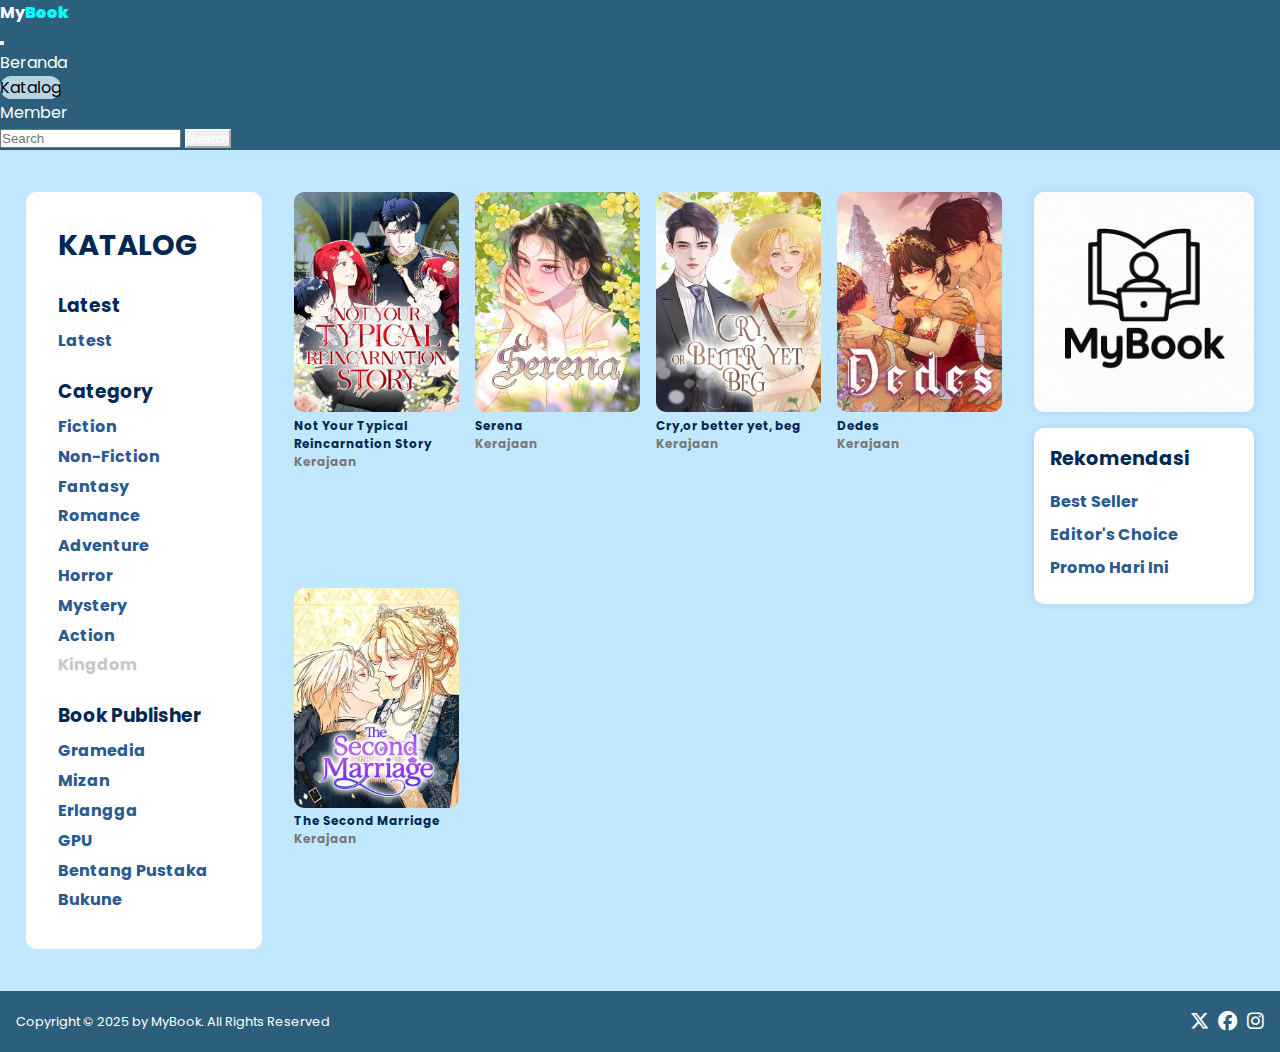
<file: kingdom.html>
<!DOCTYPE html>
<html lang="id">
<head>
  <meta charset="UTF-8">
  <meta name="viewport" content="width=device-width, initial-scale=1.0">
  <title>MyBook - Kingdom</title>
  <link rel="stylesheet" href="kingdom.css">
  <link rel="stylesheet" href="https://cdnjs.cloudflare.com/ajax/libs/font-awesome/6.7.2/css/all.min.css"
   integrity="sha512-Evv84Mr4kqVGRNSgIGL/F/aIDqQb7xQ2vcrdIwxfjThSH8CSR7PBEakCr51Ck+w+/U6swU2Im1vVX0SVk9ABhg==" crossorigin="anonymous" referrerpolicy="no-referrer" />
  <link rel="preconnect" href="https://fonts.googleapis.com">
  <link rel="preconnect" href="https://fonts.gstatic.com" crossorigin>
  <link href="https://fonts.googleapis.com/css2?family=Poppins:wght@300;400;500;700&display=swap" rel="stylesheet">
  <link href="https://cdn.jsdelivr.net/npm/bootstrap@5.3.7/dist/css/bootstrap.min.css" rel="stylesheet" 
   integrity="sha384-LN+7fdVzj6u52u30Kp6M/trliBMCMKTyK833zpbD+pXdCLuTusPj697FH4R/5mcr" crossorigin="anonymous">
  <link rel="icon" href="asset/LOGO.png" type="image/x-icon">
</head>
<body style="background-color: #c2e8ff;">
<script src="https://cdn.jsdelivr.net/npm/bootstrap@5.3.7/dist/js/bootstrap.bundle.min.js" integrity="sha384-ndDqU0Gzau9qJ1lfW4pNLlhNTkCfHzAVBReH9diLvGRem5+R9g2FzA8ZGN954O5Q" 
        crossorigin="anonymous"></script>

    <nav class="navbar navbar-expand-lg" style="background-color: #2c5f7c">
  <div class="container-fluid">
    <div class="navbar-brand" style="color: white;">My<span>Book</span></div>
    <button class="navbar-toggler" type="button" data-bs-toggle="collapse" data-bs-target="#navbarSupportedContent" aria-controls="navbarSupportedContent" aria-expanded="false" aria-label="Toggle navigation">
      <span class="navbar-toggler-icon"></span>
    </button>
    <div class="collapse navbar-collapse" id="navbarSupportedContent">
      <ul class="navbar-nav me-auto mb-2 mb-lg-0">
        <li class="nav-item">
          <a class="nav-link" href="index.html">Beranda</a>
        </li>
        <li class="nav-item">
          <a class="nav-link active" aria-current="page" href="katalog1.html" style="color: black;">Katalog</a>
        </li>
        <li class="nav-item">
          <a class="nav-link" href="continuereading.html">Member</a>
        </li>
      </ul>
      <form class="d-flex" role="search">
        <input class="form-control me-2" type="search" placeholder="Search" aria-label="Search"/>
        <button class="btn btn-outline-success" type="submit" style="border-color: white; color: white;">Search</button>
      </form>


    </div>
  </div>
</nav>

  <main class="main-content">
    <aside class="sidebar" style="background-color: rgb(255, 255, 255);">
      <h2>KATALOG</h2>
      <div class="menu-group">
        <h3>Latest</h3>
        <a href="#">Latest</a>
      </div>
      <div class="menu-group">
        <h3>Category</h3>
        <a href="#">Fiction</a>
        <a href="#">Non-Fiction</a>
        <a href="#">Fantasy</a>
        <a href="romance.html">Romance</a>
        <a href="#">Adventure</a>
        <a href="#">Horror</a>
        <a href="#">Mystery</a>
        <a href="action.html">Action</a>
        <a aria-current="page" href="kingdom.html" style="color: rgb(199, 199, 199);">Kingdom</a>
      </div>
      <div class="menu-group">
        <h3>Book Publisher</h3>
        <a href="https://www.gramedia.com/?srsltid=AfmBOorz-WnM3mDWBN1kUEmWk0W55aMXl-z6tTLfCvgjaEPDZPgu6_3a">Gramedia</a>
        <a href="https://mizanstore.com/">Mizan</a>
        <a href="https://www.erlangga.co.id/">Erlangga</a>
        <a href="https://gpu.id/">GPU</a>
        <a href="https://bentangpustaka.com/home/">Bentang Pustaka</a>
        <a href="https://bukune.com/">Bukune</a>
      </div>
    </aside>

<section class="catalog">
  <a href="https://www.webtoons.com/id/romantic-fantasy/not-your-typical-reincarnation-story/list?title_no=5502" class="book-card"><div class="cover" style="background-image: url('asset/1.jpg');"></div><p>Not Your Typical Reincarnation Story<br><span>Kerajaan</span></p></a>
  <a href="https://www.webtoons.com/id/romantic-fantasy/serena/list?title_no=5001" class="book-card"><div class="cover" style="background-image: url('asset/2.jpg');"></div><p>Serena<br><span>Kerajaan</span></p></a>
  <a href="https://www.webtoons.com/id/romantic-fantasy/cry-or-better-yet-beg/list?title_no=5756" class="book-card"><div class="cover" style="background-image: url('asset/3.jpg');"></div><p>Cry,or better yet, beg<br><span>Kerajaan</span></p></a>
  <a href="https://www.webtoons.com/id/romantic-fantasy/dedes/list?title_no=3938" class="book-card"><div class="cover" style="background-image: url('asset/6.jpg');"></div><p>Dedes<br><span>Kerajaan</span></p></a>
  <a href="https://www.webtoons.com/id/romantic-fantasy/remarried-queen/list?title_no=1848" class="book-card"><div class="cover" style="background-image: url('asset/11.jpg');"></div><p>The Second Marriage<br><span>Kerajaan</span></p></a>
</section>

<aside class="right-column">
  <div class="logo-box">
    <img src="asset/LOGO.png" alt="Logo MyBook" />
  </div>
  <div class="rightbar">
    <h3>Rekomendasi</h3>
    <ul>
      <li><a href="#">Best Seller</a></li>
      <li><a href="#">Editor's Choice</a></li>
      <li><a href="#">Promo Hari Ini</a></li>
    </ul>
  </div>
</aside>

  </main>

  <footer>
    <div>Copyright © 2025 by MyBook. All Rights Reserved</div>
    <div class="socials">
        <a href="https://twitter.com/" class="social-link"><i class="fa-brands fa-x-twitter"></i></a>
        <a href="https://www.facebook.com/?locale=id_ID" class="social-link"><i class="fa-brands fa-facebook"></i></a>
        <a href="https://www.instagram.com/" class="social-link"><i class="fa-brands fa-instagram"></i></a>
    </div>
  </footer>
</body>
</html>
</file>
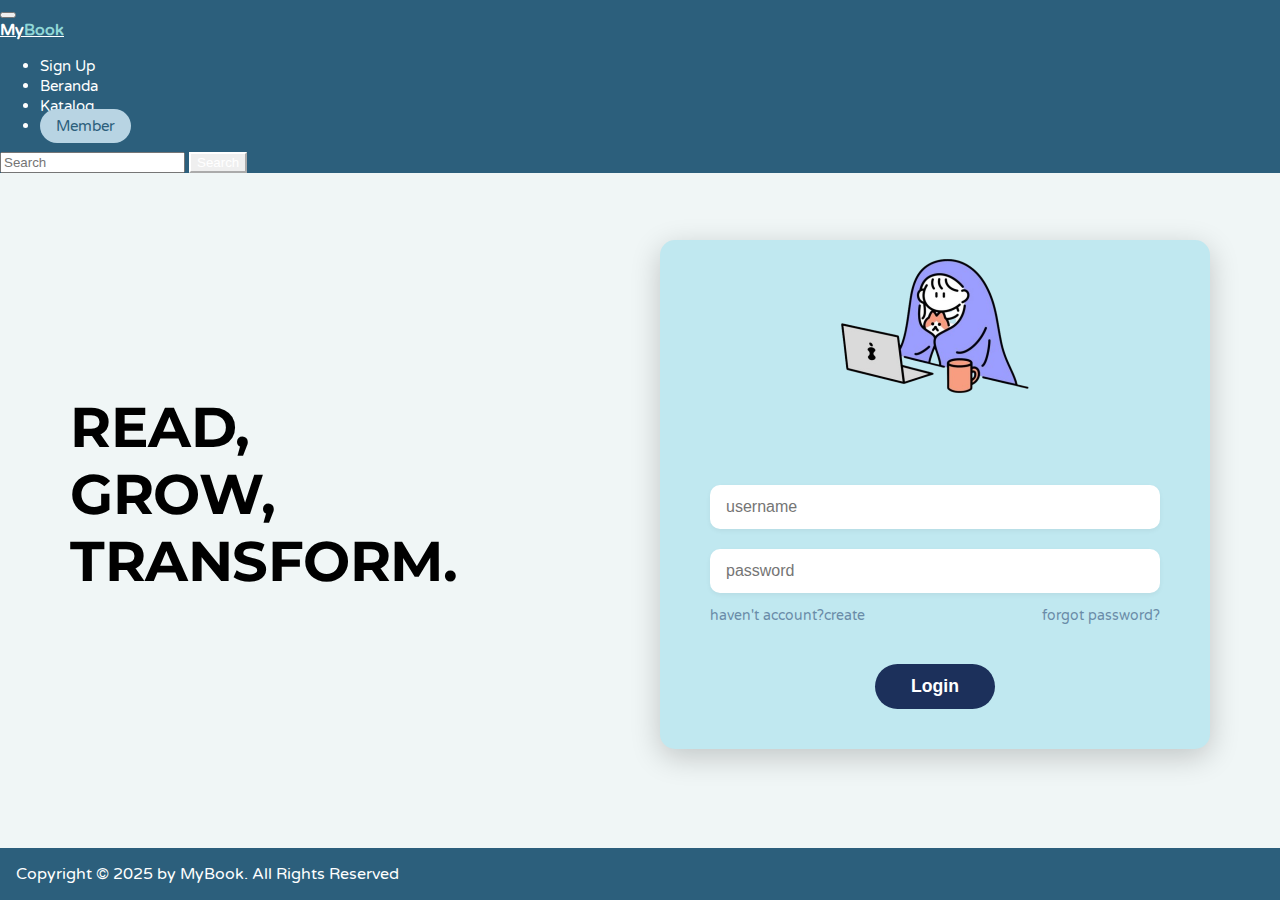
<file: login member.html>
<!DOCTYPE html>
<html lang="en">
<head>
    <meta charset="UTF-8">
    <meta name="viewport" content="width=device-width, initial-scale=1.0">
    <title>MyBook - Login Member</title>
    <link rel="stylesheet" href="loginmember.css">
    <link href="https://fonts.googleapis.com/css2?family=Varela+Round&family=Montserrat:wght@400;700&display=swap" rel="stylesheet">
    <link rel="stylesheet" href="https://cdnjs.cloudflare.com/ajax/libs/font-awesome/6.0.0-beta3/css/all.min.css">
    <link rel="preconnect" href="https://fonts.googleapis.com">
    <link rel="preconnect" href="https://fonts.gstatic.com/" crossorigin>
    <link rel="icon" href="asset/LOGO.png" type="image/x-icon">
    <link href="https://cdn.jsdelivr.net/npm/bootstrap@5.3.7/dist/css/bootstrap.min.css" rel="stylesheet" integrity="sha384-LN+7fdVzj6u52u30Kp6M/trliBMCMKTyK833zpbD+pXdCLuTusPj697FH4R/5mcr" crossorigin="anonymous">
</head>
<body>
    <nav class="navbar navbar-expand-lg" style="background-color: #2c5f7c;">
        <div class="container-fluid">
            <button class="navbar-toggler" type="button" data-bs-toggle="collapse"
                data-bs-target="#navbarTogglerDemo01" aria-controls="navbarTogglerDemo01" aria-expanded="false"
                aria-label="Toggle navigation">
                <span class="navbar-toggler-icon"></span>
            </button>
            <div class="collapse navbar-collapse" id="navbarTogglerDemo01">
                <a class="navbar-brand" style="color: white;" href="#">My<span>Book</span></a>
                <ul class="navbar-nav me-auto mb-2 mb-lg-0">
                    <li class="nav-item">
                        <a class="nav-link" href="signup.html">Sign Up</a> </li>
                    <li class="nav-item">
                        <a class="nav-link " href="index.html">Beranda</a>
                    </li>
                    <li class="nav-item">
                        <a class="nav-link" href="katalog1.html">Katalog</a>
                    </li>
                    <li class="nav-item">
                        <a class="nav-link active" aria-current="page" href="#">Member</a>
                    </li>
                </ul>
                <form class="d-flex" role="search">
                    <input class="form-control me-2" type="search" placeholder="Search" aria-label="Search"/>
                    <button class="btn btn-outline-success" type="submit" style="border-color: white; color: white;">Search</button>
                </form>
            </div>
        </div>
    </nav>
    </header>

    <main class="main-content">
        <div class="left-section">
            <h1>READ,<br>GROW,<br>TRANSFORM.</h1>
        </div>
        <div class="right-section">
            <div class="login-card">
                <div class="illustration-login">
                    <img src="login member.png">
                </div>
                <form class="login-form needs-validation" novalidate action="#">
                    <div class="input-group">
                        <input type="text" class="form-control" id="username" placeholder="username" required>
                        <div class="invalid-feedback">Username diisi ya sayang.</div>
                    </div>
                    
                    <div class="input-group">
                        <input type="password" class="form-control" id="password" placeholder="password" required>
                        <div class="invalid-feedback">Password diisi ya sayang.</div>
                    </div>
                    <div class="account-links">
                        <a href="signup.html" class="small-text">haven't account?</a> <a href="signup.html" class="small-text">create</a> <a href="#" class="small-text forgot-password">forgot password?</a>
                    </div>
                    <button type="submit" class="login-submit-button"><a href="continuereading.html" style="text-decoration: none; color: white;">Login</a></button>
                </form>
            </div>
        </div>
    </main>

    <footer>
        Copyright © 2025 by MyBook. All Rights Reserved
    </footer>
    <script src="https://cdn.jsdelivr.net/npm/bootstrap@5.3.7/dist/js/bootstrap.bundle.min.js" integrity="sha384-ndDqU0Gzau9qJ1lfW4pNLlhNTkCfHzAVBReH9diLvGRem5+R9g2FzA8ZGN954O5Q" crossorigin="anonymous"></script>
    <script>
        (function () {
            'use strict'

            var forms = document.querySelectorAll('.needs-validation')

            Array.prototype.slice.call(forms)
                .forEach(function (form) {
                    form.addEventListener('submit', function (event) {
                        if (!form.checkValidity()) {
                            event.preventDefault()
                            event.stopPropagation()
                        }

                        form.classList.add('was-validated')
                    }, false)
                })
        })()
    </script>
</body>
</html>
</file>
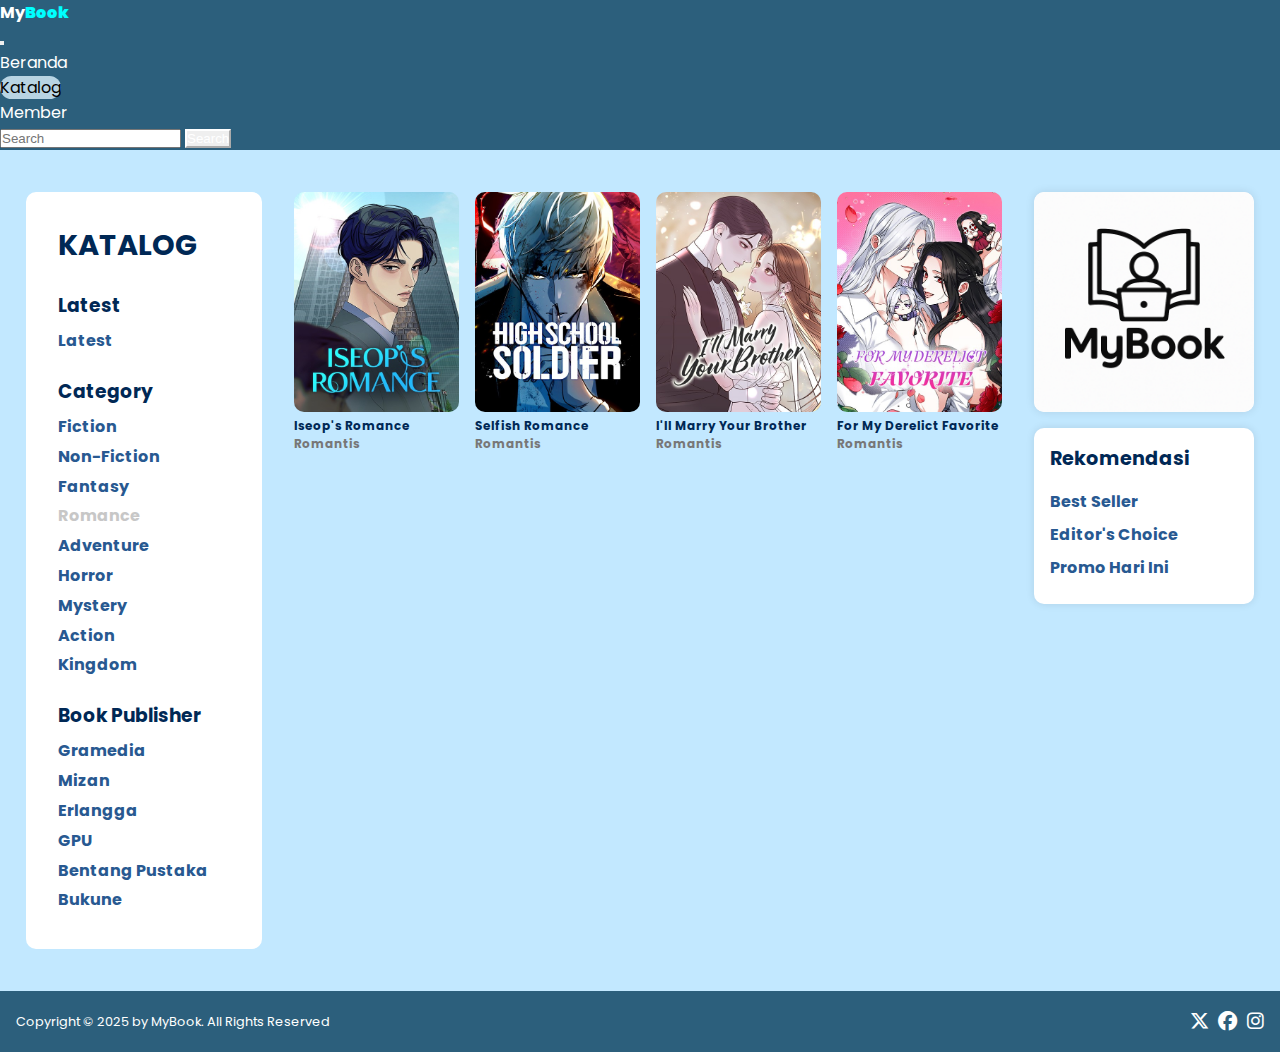
<file: romance.html>
<!DOCTYPE html>
<html lang="id">
<head>
  <meta charset="UTF-8">
  <meta name="viewport" content="width=device-width, initial-scale=1.0">
  <title>MyBook - Romance</title>
  <link rel="stylesheet" href="romance.css">
  <link rel="stylesheet" href="https://cdnjs.cloudflare.com/ajax/libs/font-awesome/6.7.2/css/all.min.css"
   integrity="sha512-Evv84Mr4kqVGRNSgIGL/F/aIDqQb7xQ2vcrdIwxfjThSH8CSR7PBEakCr51Ck+w+/U6swU2Im1vVX0SVk9ABhg==" crossorigin="anonymous" referrerpolicy="no-referrer" />
  <link rel="preconnect" href="https://fonts.googleapis.com">
  <link rel="preconnect" href="https://fonts.gstatic.com" crossorigin>
  <link href="https://fonts.googleapis.com/css2?family=Poppins:wght@300;400;500;700&display=swap" rel="stylesheet">
  <link href="https://cdn.jsdelivr.net/npm/bootstrap@5.3.7/dist/css/bootstrap.min.css" rel="stylesheet" 
   integrity="sha384-LN+7fdVzj6u52u30Kp6M/trliBMCMKTyK833zpbD+pXdCLuTusPj697FH4R/5mcr" crossorigin="anonymous">
  <link rel="icon" href="asset/LOGO.png" type="image/x-icon">
</head>
<body style="background-color: #c2e8ff;">
<script src="https://cdn.jsdelivr.net/npm/bootstrap@5.3.7/dist/js/bootstrap.bundle.min.js" integrity="sha384-ndDqU0Gzau9qJ1lfW4pNLlhNTkCfHzAVBReH9diLvGRem5+R9g2FzA8ZGN954O5Q" 
        crossorigin="anonymous"></script>

    <nav class="navbar navbar-expand-lg" style="background-color: #2c5f7c">
  <div class="container-fluid">
    <div class="navbar-brand" style="color: white;">My<span>Book</span></div>
    <button class="navbar-toggler" type="button" data-bs-toggle="collapse" data-bs-target="#navbarSupportedContent" aria-controls="navbarSupportedContent" aria-expanded="false" aria-label="Toggle navigation">
      <span class="navbar-toggler-icon"></span>
    </button>
    <div class="collapse navbar-collapse" id="navbarSupportedContent">
      <ul class="navbar-nav me-auto mb-2 mb-lg-0">
        <li class="nav-item">
          <a class="nav-link" href="index.html">Beranda</a>
        </li>
        <li class="nav-item">
          <a class="nav-link active" aria-current="page" href="katalog1.html" style="color: black;">Katalog</a>
        </li>
        <li class="nav-item">
          <a class="nav-link" href="continuereading.html">Member</a>
        </li>
      </ul>
      <form class="d-flex" role="search">
        <input class="form-control me-2" type="search" placeholder="Search" aria-label="Search"/>
        <button class="btn btn-outline-success" type="submit" style="border-color: white; color: white;">Search</button>
      </form>


    </div>
  </div>
</nav>

  <main class="main-content">
    <aside class="sidebar" style="background-color: rgb(255, 255, 255);">
      <h2>KATALOG</h2>
      <div class="menu-group">
        <h3>Latest</h3>
        <a href="#">Latest</a>
      </div>
      <div class="menu-group">
        <h3>Category</h3>
        <a href="#">Fiction</a>
        <a href="#">Non-Fiction</a>
        <a href="#">Fantasy</a>
        <a aria-current="page" href="romance.html" style="color: rgb(199, 199, 199);">Romance</a>
        <a href="#">Adventure</a>
        <a href="#">Horror</a>
        <a href="#">Mystery</a>
        <a href="action.html">Action</a>
        <a href="kingdom.html">Kingdom</a>
      </div>
      <div class="menu-group">
        <h3>Book Publisher</h3>
        <a href="https://www.gramedia.com/?srsltid=AfmBOorz-WnM3mDWBN1kUEmWk0W55aMXl-z6tTLfCvgjaEPDZPgu6_3a">Gramedia</a>
        <a href="https://mizanstore.com/">Mizan</a>
        <a href="https://www.erlangga.co.id/">Erlangga</a>
        <a href="https://gpu.id/">GPU</a>
        <a href="https://bentangpustaka.com/home/">Bentang Pustaka</a>
        <a href="https://bukune.com/">Bukune</a>
      </div>
    </aside>

<section class="catalog">
  <a href="https://www.webtoons.com/id/romance/iseops-romance/list?title_no=5660" class="book-card"><div class="cover" style="background-image: url('asset/5.jpg');"></div><p>Iseop's Romance<br><span>Romantis</span></p></a>
  <a href="https://www.webtoons.com/id/romance/selfish-romance/list?title_no=6647" class="book-card"><div class="cover" style="background-image: url('asset/7.jpg');"></div><p>Selfish Romance<br><span>Romantis</span></p></a>
  <a href="https://www.webtoons.com/id/romance/ill-marry-your-brother/list?title_no=7606" class="book-card"><div class="cover" style="background-image: url('asset/16.jpg');"></div><p>I'll Marry Your Brother<br><span>Romantis</span></p></a>
  <a href="https://www.webtoons.com/id/romantic-fantasy/for-my-derelict-favorite/list?title_no=4547" class="book-card"><div class="cover" style="background-image: url('asset/14.jpg');"></div><p>For My Derelict Favorite<br><span>Romantis</span></p></a>
</section>

<aside class="right-column">
  <div class="logo-box">
    <img src="asset/LOGO.png" alt="Logo MyBook" />
  </div>
  <div class="rightbar">
    <h3>Rekomendasi</h3>
    <ul>
      <li><a href="#">Best Seller</a></li>
      <li><a href="#">Editor's Choice</a></li>
      <li><a href="#">Promo Hari Ini</a></li>
    </ul>
  </div>
</aside>

  </main>

  <footer>
    <div>Copyright © 2025 by MyBook. All Rights Reserved</div>
    <div class="socials">
        <a href="https://twitter.com/" class="social-link"><i class="fa-brands fa-x-twitter"></i></a>
        <a href="https://www.facebook.com/?locale=id_ID" class="social-link"><i class="fa-brands fa-facebook"></i></a>
        <a href="https://www.instagram.com/" class="social-link"><i class="fa-brands fa-instagram"></i></a>
    </div>
  </footer>
</body>
</html>
</file>
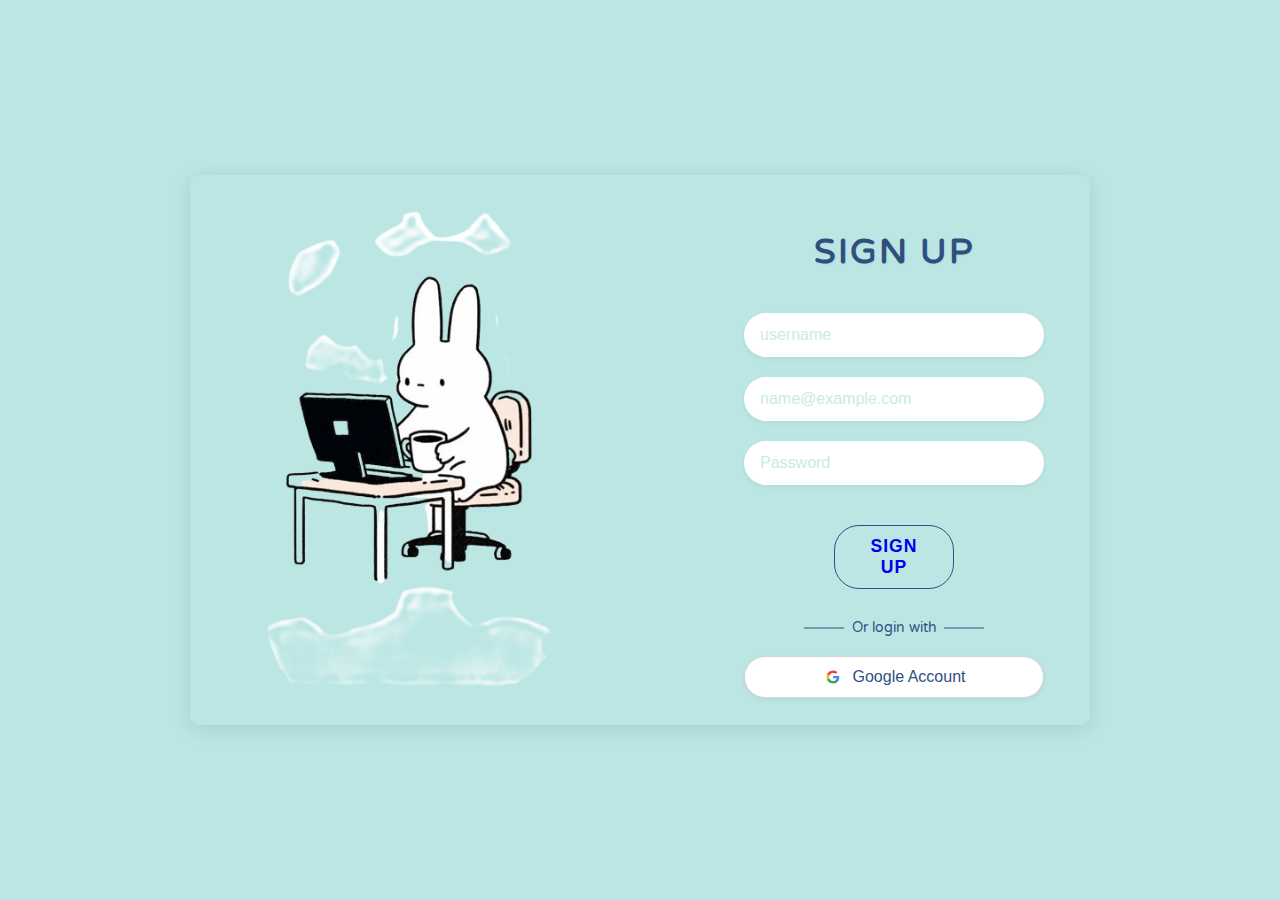
<file: signup.html>
<!doctype html>
<html lang="en">
  <head>
    <meta charset="utf-8">
    <meta name="viewport" content="width=device-width, initial-scale=1">
    <title>MyBook - Sign In</title>
    <link rel="stylesheet" href="sign up.css">
    <link rel="icon" href="asset/LOGO.png" type="image/x-icon">
    <link href="https://cdn.jsdelivr.net/npm/bootstrap@5.3.7/dist/css/bootstrap.min.css" rel="stylesheet" integrity="sha384-LN+7fdVzj6u52u30Kp6M/trliBMCMKTyK833zpbD+pXdCLuTusPj697FH4R/5mcr" crossorigin="anonymous">
  </head>
  <body>
    <div class="container">
        <div class="illustration-section">
            <img src="bunny.png">
        </div>
        <div class="form-section">
            <div class="form-content">
                <h2>SIGN UP</h2>
                <form class="needs-validation" novalidate>
                    <div class="input-group mb-3"> <input type="text" class="form-control" id="usernameInput" placeholder="username" required>
                        <div class="invalid-feedback">
                            Username wajib diisi.
                        </div>
                    </div>
                    <div class="input-group mb-3"> <input type="email" class="form-control" id="emailInput" placeholder="name@example.com" required>
                        <div class="invalid-feedback">
                            Email wajib diisi dan format harus benar.
                        </div>
                    </div>
                    <div class="input-group mb-3"> <input type="password" class="form-control" id="passwordInput" placeholder="Password" required>
                        <div class="invalid-feedback">
                            Password wajib diisi.
                        </div>
                    </div>
                    <button type="submit" class="login-button"><a href="index.html">SIGN UP</a></button>
                </form>
                <p class="or-text">Or login with</p>
                <button class="google-login-button">
                    <img src="google.png" alt="Google icon" class="google-icon">
                    Google Account
                </button>
            </div>
        </div>
    </div>
    <script src="https://cdn.jsdelivr.net/npm/bootstrap@5.3.7/dist/js/bootstrap.bundle.min.js" integrity="sha384-ndDqU0Gzau9qJ1lfW4pNLlhNTkCfHzAVBReH9diLvGRem5+R9g2FzA8ZGN954O5Q" crossorigin="anonymous"></script>
    <script>
        (function () {
            'use strict'

            var forms = document.querySelectorAll('.needs-validation')

            Array.prototype.slice.call(forms)
                .forEach(function (form) {
                    form.addEventListener('submit', function (event) {
                        if (!form.checkValidity()) {
                            event.preventDefault()
                            event.stopPropagation()
                        }

                        form.classList.add('was-validated')
                    }, false)
                })
        })()
    </script>
  </body>
</html>
</file>
<file: dashboard.css>
* {
            margin: 0;
            padding: 0;
            box-sizing: border-box;
        }

        .navbar-brand  {
            font-weight: bold;
        }

        .navbar-brand span {
            color: #90d7d7;
        }

        .nav-link{
            color: white;
            text-decoration: none;
            border-radius: 20px;
            transition: background-color 0.3s;
            gap: 15px;
        }

        .nav-item a {
            font-size: 15px;
            color: white;
        }


        .nav-link.active {
            background-color: #b8d4e3;
            color: #2c5f7c;
            padding: 8px 16px;
        }

        .nav-link:hover {
            background-color: rgba(255, 255, 255, 0.1);
        }

        .main-content {
            max-width: 1200px;
            margin: 0 auto;
            padding: 40px 20px;
        }

        .featured-section h2 {
            font-size: 18px;
            color: #333;
            margin-bottom: 20px;
            font-weight: bold;
        }

        .books-grid {
            display: grid;
            grid-template-columns: repeat(auto-fit, minmax(100px, 1fr));
            gap: 20px;
            margin-bottom: 40px;
        }

        .book-item {
            display: flex;
            flex-direction: column;
            align-items: center;
        }

        .book-cover1 {
            background-image: url('asset/1.jpg');
            background-size: cover;
            background-position: center;
            width: 100px;
            height: 140px;
            border-radius: 8px;
            position: relative;
            cursor: pointer;
            transition: transform 0.3s ease;
        }

        .book-cover2 {
            background-image: url('asset/2.jpg');
            background-size: cover;
            background-position: center;
            width: 100px;
            height: 140px;
            border-radius: 8px;
            position: relative;
            cursor: pointer;
            transition: transform 0.3s ease;
        }

        .book-cover3 {
            background-image: url('asset/3.jpg');
            background-size: cover;
            background-position: center;
            width: 100px;
            height: 140px;
            border-radius: 8px;
            position: relative;
            cursor: pointer;
            transition: transform 0.3s ease;
        }

        .book-cover4 {
            background-image: url('asset/4.jpg');
            background-size: cover;
            background-position: center;
            width: 100px;
            height: 140px;
            border-radius: 8px;
            position: relative;
            cursor: pointer;
            transition: transform 0.3s ease;
        }

        .book-cover5 {
            background-image: url('asset/5.jpg');
            background-size: cover;
            background-position: center;
            width: 100px;
            height: 140px;
            border-radius: 8px;
            position: relative;
            cursor: pointer;
            transition: transform 0.3s ease;
        }

        .book-cover6 {
            background-image: url('asset/6.jpg');
            background-size: cover;
            background-position: center;
            width: 100px;
            height: 140px;
            border-radius: 8px;
            position: relative;
            cursor: pointer;
            transition: transform 0.3s ease;
        }

        .book-cover7 {
            background-image: url('asset/7.jpg');
            background-size: cover;
            background-position: center;
            width: 100px;
            height: 140px;
            border-radius: 8px;
            position: relative;
            cursor: pointer;
            transition: transform 0.3s ease;
        }

        .book-cover8 {
            background-image: url('asset/8.jpg');
            background-size: cover;
            background-position: center;
            width: 100px;
            height: 140px;
            border-radius: 8px;
            position: relative;
            cursor: pointer;
            transition: transform 0.3s ease;
        }

        .book-cover9 {
            background-image: url('asset/9.jpg');
            background-size: cover;
            background-position: center;
            width: 100px;
            height: 140px;
            border-radius: 8px;
            position: relative;
            cursor: pointer;
            transition: transform 0.3s ease;
        }

        .book-cover10 {
            background-image: url('asset/10.jpg');
            background-size: cover;
            background-position: center;
            width: 100px;
            height: 140px;
            border-radius: 8px;
            position: relative;
            cursor: pointer;
            transition: transform 0.3s ease;
        }

        .book-cover11 {
            background-image: url('asset/11.jpg');
            background-size: cover;
            background-position: center;
            width: 100px;
            height: 140px;
            border-radius: 8px;
            position: relative;
            cursor: pointer;
            transition: transform 0.3s ease;
        }

        .book-cover12 {
            background-image: url('asset/12.jpg');
            background-size: cover;
            background-position: center;
            width: 100px;
            height: 140px;
            border-radius: 8px;
            position: relative;
            cursor: pointer;
            transition: transform 0.3s ease;
        }

        .book-cover13 {
            background-image: url('asset/13.jpg');
            background-size: cover;
            background-position: center;
            width: 100px;
            height: 140px;
            border-radius: 8px;
            position: relative;
            cursor: pointer;
            transition: transform 0.3s ease;
        }

        .book-cover14 {
            background-image: url('asset/14.jpg');
            background-size: cover;
            background-position: center;
            width: 100px;
            height: 140px;
            border-radius: 8px;
            position: relative;
            cursor: pointer;
            transition: transform 0.3s ease;
        }

        .book-cover15 {
            background-image: url('asset/15.jpg');
            background-size: cover;
            background-position: center;
            width: 100px;
            height: 140px;
            border-radius: 8px;
            position: relative;
            cursor: pointer;
            transition: transform 0.3s ease;
        }

        .book-cover16 {
            background-image: url('asset/16.jpg');
            background-size: cover;
            background-position: center;
            width: 100px;
            height: 140px;
            border-radius: 8px;
            position: relative;
            cursor: pointer;
            transition: transform 0.3s ease;
        }

        .book-cover17 {
            background-image: url('asset/17.jpg');
            background-size: cover;
            background-position: center;
            width: 100px;
            height: 140px;
            border-radius: 8px;
            position: relative;
            cursor: pointer;
            transition: transform 0.3s ease;
        }

        .book-cover18 {
            background-image: url('asset/18.jpg');
            background-size: cover;
            background-position: center;
            width: 100px;
            height: 140px;
            border-radius: 8px;
            position: relative;
            cursor: pointer;
            transition: transform 0.3s ease;
        }

        .book-cover19 {
            background-image: url('asset/19.jpg');
            background-size: cover;
            background-position: center;
            width: 100px;
            height: 140px;
            border-radius: 8px;
            position: relative;
            cursor: pointer;
            transition: transform 0.3s ease;
        }

        .book-cover20 {
            background-image: url('asset/20.jpg');
            background-size: cover;
            background-position: center;
            width: 100px;
            height: 140px;
            border-radius: 8px;
            position: relative;
            cursor: pointer;
            transition: transform 0.3s ease;
        }

        .book-cover21 {
            background-image: url('asset/21.jpg');
            background-size: cover;
            background-position: center;
            width: 100px;
            height: 140px;
            border-radius: 8px;
            position: relative;
            cursor: pointer;
            transition: transform 0.3s ease;
        }

        .book-cover22 {
            background-image: url('asset/22.jpg');
            background-size: cover;
            background-position: center;
            width: 100px;
            height: 140px;
            border-radius: 8px;
            position: relative;
            cursor: pointer;
            transition: transform 0.3s ease;
        }

        .book-cover23 {
            background-image: url('asset/23.jpg');
            background-size: cover;
            background-position: center;
            width: 100px;
            height: 140px;
            border-radius: 8px;
            position: relative;
            cursor: pointer;
            transition: transform 0.3s ease;
        }

        .book-cover24 {
            background-image: url('asset/24.jpg');
            background-size: cover;
            background-position: center;
            width: 100px;
            height: 140px;
            border-radius: 8px;
            position: relative;
            cursor: pointer;
            transition: transform 0.3s ease;
        }

        .book-cover25 {
            background-image: url('asset/25.jpg');
            background-size: cover;
            background-position: center;
            width: 100px;
            height: 140px;
            border-radius: 8px;
            position: relative;
            cursor: pointer;
            transition: transform 0.3s ease;
        }

        .book-cover26 {
            background-image: url('asset/26.jpg');
            background-size: cover;
            background-position: center;
            width: 100px;
            height: 140px;
            border-radius: 8px;
            position: relative;
            cursor: pointer;
            transition: transform 0.3s ease;
        }

        .book-cover27 {
            background-image: url('asset/27.jpg');
            background-size: cover;
            background-position: center;
            width: 100px;
            height: 140px;
            border-radius: 8px;
            position: relative;
            cursor: pointer;
            transition: transform 0.3s ease;
        }

        .book-cover:hover {
            transform: translateY(-5px);
        }

        .book-info {
            text-align: center;
            margin-top: 10px;
        }

        .book-title {
            font-size: 12px;
            color: #333;
            font-weight: bold;
            margin-bottom: 2px;
        }

        .book-title:visited {
            text-decoration: none;
            color: #333;
        }

        .book-title a {
            text-decoration: none;
            color: #333;
        }

        .book-title a:hover {
            color: aliceblue;
        }

        .book-genre {
            font-size: 10px;
            color: #666;
        }


        .content-section {
            display: grid;
            grid-template-columns: 1fr 300px;
            gap: 40px;
            margin-top: 40px;
        }

        .content-left {
            background-color: white;
            padding: 30px;
            border-radius: 8px;
            box-shadow: 0 2px 10px rgba(0,0,0,0.1);
        }

        .content-text {
            font-size: 14px;
            line-height: 1.6;
            color: #333;
            text-align: justify;
        }

        .content-right {
            background-color: #b8d4e3;
            background-image: url('asset/LOGO.png');
            background-size: cover;
            background-position: center;
            padding: 60px 30px;
            border-radius: 8px;
            display: flex;
            align-items: center;
            justify-content: center;
        }

        .footer {
            background-color: #2c5f7c;
            color: white;
            padding: 30px 0;
            margin-top: 60px;
        }

        .footer-content {
            display: flex;
            justify-content: space-between;
            align-items: center;
            padding: 0 20px;
        }

        .footer-text {
            font-size: 14px;
        }

        .social-links {
            display: flex;
            gap: 15px;
        }

        .social-link {
            color: white;
            font-size: 20px;
            text-decoration: none;
            transition: transform 0.4s ease, color 0.4s ease;
        }

        .social-link:hover {
            opacity: 0.7;
            transform: translateY(-8px) scale(1.3) rotate(3deg);
            color: #90d7d7;
        }

        @media (max-width: 768px) {


            .nav-links {
                gap: 10px;
            }

            .nav-link {
                padding: 6px 12px;
                font-size: 14px;
            }

            .books-grid {
                grid-template-columns: repeat(3, 1fr);
                gap: 15px;
            }

            .book-cover {
                width: 100%;
                height: 140px;
            }

            .content-section {
                grid-template-columns: 1fr;
                gap: 20px;
            }
            .content-right {
            padding: 40px 20px;
            min-height: 300px;
            }
            

            .footer-content {
                flex-direction: column;
                gap: 15px;
                text-align: center;
            }
        }
</file>
<file: mempage.css>
* {
  margin: 0;
  padding: 0;
  box-sizing: border-box;
  font-family: "Poppins", sans-serif;
}

body, html {
  height: 100%;
}

.page-wrapper {
  display: flex;
  flex-direction: column;
  min-height: 100vh;
}

main {
  flex: 1;
  padding: 40px 60px;
  display: flex;
  flex-direction: column;
  justify-content: center;
}

.navbar-brand {
  font-weight: bold;
}

.navbar-brand span {
  color: #90d7d7;
}

.nav-link {
  text-decoration: none;
  border-radius: 20px;
  transition: background-color 0.3s;
  gap: 15px;
  font-size: 15px;
  color: white;
}

.nav-link.active {
  background-color: #b8d4e3;
  color: #2c5f7c;
  padding: 8px 16px;
}

.nav-link:hover {
  background-color: rgba(255, 255, 255, 0.1);
}

.welcome {
  display: flex;
  justify-content: space-between;
  align-items: flex-start;
  gap: 40px;
}

.left {
  flex: 1;
  display: flex;
  flex-direction: column;
  align-items: center;
  justify-content: center;
  text-align: center;
}

.left .illustration {
  width: 350px;
}

.greeting {
  font-size: 18px;
  font-weight: bold;
  color: #000;
  line-height: 1.5;
}

.right {
  flex: 2;
  display: flex;
  justify-content: center;
}

.card-wrap {
  background-color: white;
  padding: 50px;
  border-radius: 20px;
  width: 100%;
  max-width: 900px;
  display: flex;
  justify-content: center;
  box-shadow: 10px 10px 10px rgba(0, 0, 0, 0.1);
  margin-top: 10px;
}

.card-group {
  display: flex;
  gap: 30px;
  justify-content: center;
  align-items: flex-start;
}

.card-container {
  text-align: center;
}

.card-label {
  margin-bottom: 30px;
}

.card-tittle {
  font-size: 12px;
  font-weight: bold;
  margin-top: 10px;
  color: #000;
}

.card-content {
  background-color: #bde4ea;
  width: 150px;
  height: 180px;
  border-radius: 12px;
  display: flex;
  justify-content: center;
  align-items: center;
  margin: 0 auto;
  box-shadow: 2px 2px 8px rgba(0,0,0,0.1);
  transition: transform 0.3s ease, box-shadow 0.3s ease;
}

.card-content:hover {
  transform: translateY(-6px) scale(1.04);
  box-shadow: 0 10px 20px rgba(0, 0, 0, 0.2);
}

.card-img {
  max-width: 100%;
  max-height: 100%;
  object-fit: cover;
  border-radius: 12px;
}

.pill-style {
  display: inline-block;
  padding: 8px 16px;
  background-color: #b8d4e3;
  border-radius: 30px;
  color: black;
  font-weight: bold;
  text-decoration: none;
  transition: background-color 0.3s;
}

.underline {
  text-decoration: underline;
  font-weight: bold;
}

.pill-style:hover {
  background-color: rgb(82, 123, 124);
  color: white;
}

.footer {
  background-color: #2c5f7c;
  color: white;
  padding: 30px 0;
  margin-top: auto;
}

.footer-content {
  display: flex;
  justify-content: space-between;
  align-items: center;
  padding: 0 20px;
}

.footer-text {
  font-size: 14px;
}

.social-links {
  display: flex;
  gap: 15px;
}

.social-link {
  color: white;
  font-size: 20px;
  text-decoration: none;
  transition: transform 0.4s ease, color 0.4s ease;
}

.social-link:hover {
  transform: translateY(-8px) scale(1.3) rotate(3deg);
  color: #c2e8ff;
}

@media (max-width: 768px) {
  .welcome {
    flex-direction: column;
    align-items: center;
    text-align: center;
  }

  .left .illustration {
    width: 220px;
    margin-bottom: 15px;
  }

  .greeting {
    font-size: 16px;
    line-height: 1.4;
  }

  .right {
    width: 100%;
    display: flex;
    justify-content: center;
  }

  .card-group {
    flex-direction: column;
    align-items: center;
    gap: 25px;
  }

  .card-wrap {
    padding: 20px;
    width: 90%;
    margin-top: 0;
  }

  .card-content {
    max-width: 180px;
    height: auto;
  }
}

@media (max-width: 480px) {
  .left .illustration {
    width: 180px;
  }

  .greeting {
    font-size: 14px;
  }

  .card-content {
    max-width: 160px;
  }

  .card-wrap {
    padding: 15px;
  }

  .card-label {
    font-size: 11px;
  }

  .footer-content {
    flex-direction: column;
    text-align: center;
    gap: 10px;
  }
}

@media (max-width: 1024px) {
  .welcome {
    flex-direction: column;
    align-items: center;
    text-align: center;
  }

  .card-group {
    flex-direction: column;
    align-items: center;
  }
}
</file>
<file: loginmember.css>
@import url('https://fonts.googleapis.com/css2?family=Varela+Round&family=Montserrat:wght@400;700&display=swap');

:root {
    --dark-blue: #1C305B;
    --light-blue-bg: #C0E8F0;
    --white: #FFFFFF;
    --text-dark: #2F4F7F; 
    --text-light-grey: #6A8CA8; 
    --accent-blue: #007bff; 
    --button-green: #28a745; 
    --invalid-feedback-color: #dc3545; 
}

body {
    margin: 0;
    padding: 0;
    font-family: 'Varela Round', sans-serif;
    background-color: #F0F6F6; 
    color: var(--white);
    min-height: 100vh;
    display: flex;
    flex-direction: column; 
    overflow-x: hidden; 
    position: relative;
}

.navbar-brand {
    font-weight: bold;
}

.navbar-brand span {
    color: #90d7d7;
}

.nav-link{
    color: white;
    text-decoration: none;
    border-radius: 20px;
    transition: background-color 0.3s;
    gap: 15px;
}

.nav-item a {
    font-size: 15px;
    color: white;
}

.nav-link.active {
    background-color: #b8d4e3;
    color: #2c5f7c;
    padding: 8px 16px;
}

.nav-link:hover {
    background-color: rgba(255, 255, 255, 0.1);
}

.signup-button {
    background-color: var(--light-blue-bg); 
    color: var(--dark-blue);
    border: none;
    border-radius: 20px;
    padding: 8px 20px;
    font-weight: bold;
    cursor: pointer;
    transition: background-color 0.3s ease;
    font-family: 'Varela Round', sans-serif;
}

.signup-button:hover {
    background-color: #A0DDE8; 
}

.main-content {
    display: flex;
    flex-grow: 1; 
    padding: 40px 50px;
    gap: 50px; 
    align-items: center;
}

.left-section {
    flex: 1;
    text-align: left;
    padding-left: 20px;
}

.left-section h1 {
    font-family: 'Montserrat', sans-serif;
    font-size: 3.5em;
    font-weight: 700;
    color: #000000;
    line-height: 1.2;
    text-transform: uppercase;
    letter-spacing: -0.5px;
}

.right-section {
    flex: 1.2; 
    display: flex;
    justify-content: flex-end; 
    padding-right: 20px; 
}

.login-card {
    background-color: var(--light-blue-bg);
    border-radius: 15px;
    padding: 40px 50px;
    box-shadow: 0 8px 30px rgba(0, 0, 0, 0.2);
    width: 100%;
    max-width: 450px; 
    text-align: center;
    position: relative; 
    display: flex;
    flex-direction: column;
    align-items: center;
    gap: 30px;
}

.illustration-login img {
    max-width: 250px; 
    height: auto;
    object-fit: contain;
    margin-top: -80px; 
    margin-bottom: -20px; 
}

.login-form {
    width: 100%; 
    padding-top: 20px; 
}

.input-group {
    text-align: left;
    margin-bottom: 20px;
    position: relative; 
}

.input-group label {
    display: block;
    color: var(--text-dark);
    font-size: 0.9em;
    margin-bottom: 5px;
    font-weight: bold;
}

.input-group input {
    width: 100%;
    padding: 12px 15px;
    border: none;
    background-color: var(--white);
    color: var(--text-dark);
    font-size: 1em;
    outline: none;
    box-shadow: 0 2px 5px rgba(0, 0, 0, 0.05);
    box-sizing: border-box;
    border: 1px solid transparent; 

    border-radius: 10px !important; 
}

.form-control.is-invalid {
    background-image: none !important; 
    padding-right: 15px !important; 
    border-color: var(--invalid-feedback-color) !important; 
    
    border-radius: 10px !important; 
}

.form-control.is-valid {
    background-image: none !important;
    padding-right: 15px !important;
    border-color: var(--button-green) !important; 

    border-radius: 10px !important; 
}

.invalid-feedback {
    display: none; 
    width: 100%;
    margin-top: 0.25rem; 
    font-size: 0.875em; 
    color: var(--invalid-feedback-color); 
    text-align: left; 
    padding-left: 0; 
    box-sizing: border-box;
}

.needs-validation.was-validated .form-control:invalid ~ .invalid-feedback {
    display: block;
}



.account-links {
    display: flex;
    justify-content: space-between;
    font-size: 0.85em;
    margin-top: -5px; 
    margin-bottom: 30px;
}

.account-links .small-text {
    color: var(--text-light-grey);
    text-decoration: none;
    transition: color 0.3s ease;
}

.account-links .small-text:hover {
    color: var(--dark-blue);
    text-decoration: underline;
}

.account-links .forgot-password {
    margin-left: auto; 
}

.login-submit-button {
    background-color: var(--dark-blue);
    color: var(--white);
    border: none;
    border-radius: 25px;
    padding: 12px 30px;
    font-size: 1.1em;
    font-weight: bold;
    cursor: pointer;
    transition: background-color 0.3s ease;
    width: 120px; 
    margin-top: 10px;
}

.login-submit-button:hover {
    background-color: #2F4F7F; 
}

footer {
    background-color: #2c5f7c;
    color: #fff;
    text-align: left;
    padding: 1rem;
    margin-top: 2rem;
    position: relative;
}


@media (max-width: 1024px) {
    .main-content {
        flex-direction: column;
        padding: 30px 30px;
        gap: 30px;
    }

    .left-section h1 {
        font-size: 3em;
        text-align: center;
    }

    .right-section {
        justify-content: center; 
        padding-right: 0;
    }

    .login-card {
        max-width: 400px;
        padding: 30px;
    }

    .illustration-login img {
        margin-top: -60px;
        max-width: 200px;
    }

    .navbar, .top-bar, .footer { 
        padding-left: 30px;
        padding-right: 30px;
    }

    .cursor-pointer {
        right: 30px;
        bottom: 30px;
        padding: 6px 12px;
    }
    .cursor-pointer img {
        width: 20px;
        height: 20px;
    }
    .cursor-pointer .cursor-text {
        font-size: 0.8em;
    }
}

@media (max-width: 768px) {
    .top-bar {
        padding: 8px 20px;
        font-size: 0.8em;
    }
    .navbar {
        flex-wrap: wrap; 
        padding: 10px 20px;
        justify-content: center;
        gap: 15px;
    }
    .navbar nav ul {
        margin-top: 10px;
        width: 100%;
        justify-content: space-around;
    }
    .navbar .logo {
        font-size: 1.5em;
    }
    .search-signup {
        width: 100%;
        justify-content: center;
        margin-top: 10px;
    }
    .search-box input {
        width: 100px; 
    }
    .search-box input:focus {
        width: 150px;
    }
    .left-section h1 {
        font-size: 2.5em;
    }
    .login-card {
        padding: 25px;
        max-width: 350px;
    }
    .illustration-login img {
        max-width: 180px;
        margin-top: -50px;
    }
    .input-group label {
        font-size: 0.85em;
    }
    .input-group input {
        padding: 10px 12px;
    }
    .account-links {
        font-size: 0.8em;
    }
    .login-submit-button {
        padding: 10px 25px;
        font-size: 1em;
    }
    .footer { 
        flex-direction: column;
        gap: 15px;
        text-align: center;
    }
    .cursor-pointer {
        bottom: 20px;
        right: 20px;
        padding: 5px 10px;
    }
    .cursor-pointer img {
        width: 18px;
        height: 18px;
    }
    .cursor-pointer .cursor-text {
        font-size: 0.75em;
    }
}

@media (max-width: 480px) {
    .navbar {
        padding: 10px 15px;
    }
    .navbar nav ul li {
        margin: 0 10px;
    }
    .main-content {
        padding: 20px 15px;
    }
    .left-section h1 {
        font-size: 2em;
    }
    .login-card {
        padding: 20px;
        max-width: 300px;
    }
    .illustration-login img {
        max-width: 150px;
        margin-top: -40px;
    }
}
</file>
<file: sign up.css>
@import url('https://fonts.googleapis.com/css2?family=Varela+Round&display=swap');

:root {
    --primary-bg-color: #BBE6E4; 
    --text-color-dark: #2F4F7F;
    --text-color-light: #BBE6E4; 
    --input-bg-color: #FFFFFF; 
    --button-bg-color: transparent; 
    --button-border-color: #2F4F7F; 
    --google-button-bg-color: #FFFFFF; 
    --google-button-border-color: #D3D3D3; 
    --invalid-feedback-color: #dc3545; /* Warna standar merah Bootstrap untuk feedback invalid */
}
body {
    margin: 0;
    padding: 0;
    font-family: 'Varela Round', sans-serif; 
    display: flex;
    justify-content: center;
    align-items: center;
    min-height: 100vh;
    background-color: #BBE6E4;
    overflow: hidden; 
}

.container {
    display: flex;
    width: 900px; 
    height: 550px; 
    background-color: var(--primary-bg-color); 
    box-shadow: 0 4px 20px rgba(0, 0, 0, 0.1); 
    border-radius: 10px;
    overflow: hidden; 
}

.illustration-section {
    flex: 1.5; 
    display: flex;
    justify-content: center;
    align-items: center;
    padding: 20px;
    box-sizing: border-box;
}

.illustration-section img {
    max-width: 100%;
    max-height: 100%;
    object-fit: contain; 
    transform: translateX(-10%); 
}

.form-section {
    flex: 1;
    display: flex;
    justify-content: center;
    align-items: center;
    padding: 40px;
    box-sizing: border-box;
    border-radius: 0 10px 10px 0; 
}

.form-content {
    width: 100%;
    max-width: 300px; 
    text-align: center;
}

.form-content h2 {
    color: var(--text-color-dark);
    font-size: 2.2em; 
    margin-bottom: 40px;
    letter-spacing: 2px; 
    text-shadow: 1px 1px 2px rgba(0,0,0,0.05);
}

.input-group {
    margin-bottom: 20px;
    position: relative; 
}

.input-group input {
    width: 100%;
    padding: 12px 15px;
    border: none;
    background-color: var(--input-bg-color);
    color: var(--text-color-dark);
    font-size: 1em;
    outline: none; 
    box-shadow: 0 2px 5px rgba(0, 0, 0, 0.05);
    box-sizing: border-box; 
    border: 1px solid transparent; 
    border-radius: 25px !important; 
}

.form-control.is-invalid {
    background-image: none !important; 
    padding-right: 15px !important; 
    border-color: var(--invalid-feedback-color) !important; 
    
    border-radius: 25px !important; 
}

.form-control.is-valid {
    background-image: none !important;
    padding-right: 15px !important; 
    border-color: #198754 !important; 
    border-radius: 25px !important; 
}

.invalid-feedback {
    display: none; 
    width: 100%;
    margin-top: 0.25rem; 
    font-size: 0.875em; 
    color: var(--invalid-feedback-color); 
    text-align: left; 
    padding-left: 15px; 
    box-sizing: border-box;
}

.needs-validation.was-validated .form-control:invalid ~ .invalid-feedback {
    display: block;
}


.input-group input::placeholder {
    color: var(--text-color-light); 
    opacity: 0.8; 
}

.login-button {
    width: 120px; 
    padding: 10px 20px;
    margin-top: 20px; 
    background-color: var(--button-bg-color);
    color: var(--button-border-color);
    border: 1.5px solid var(--button-border-color); 
    border-radius: 25px;
    font-size: 1.1em;
    cursor: pointer;
    transition: all 0.3s ease;
    font-weight: bold; 
    letter-spacing: 1px;
}

.login-button a {
    text-decoration: none;
}

.login-button:hover {
    background-color: var(--button-border-color);
    color: var(--input-bg-color);
}

.or-text {
    color: var(--text-color-dark);
    font-size: 0.9em;
    margin-top: 30px; 
    margin-bottom: 20px; 
    position: relative;
    padding: 0 10px;
}


.or-text::before,
.or-text::after {
    content: '';
    position: absolute;
    top: 50%;
    width: 40px;
    height: 1px;
    background-color: var(--text-color-dark);
}

.or-text::before {
    left: 20%;
    transform: translateY(-50%);
}

.or-text::after {
    right: 20%; 
    transform: translateY(-50%);
}


.google-login-button {
    display: flex;
    align-items: center;
    justify-content: center;
    width: 100%;
    padding: 10px 15px;
    background-color: var(--google-button-bg-color);
    color: var(--text-color-dark);
    border: 1px solid var(--google-button-border-color); 
    border-radius: 25px;
    font-size: 1em;
    cursor: pointer;
    transition: all 0.3s ease;
    box-shadow: 0 2px 5px rgba(0, 0, 0, 0.05); 
}

.google-login-button:hover {
    box-shadow: 0 4px 8px rgba(0, 0, 0, 0.1);
}

.google-icon {
    width: 20px; 
    height: 20px;
    margin-right: 10px;
}

@media (max-width: 768px) {
    .container {
        flex-direction: column; 
        width: 90%;
        height: auto; 
    }

    .illustration-section {
        order: 2; 
        padding: 0;
        margin-top: 20px;
    }

    .illustration-section img {
        width: 60%; 
        transform: translateX(0%); 
    }

    .form-section {
        order: 1; 
        padding: 30px;
        border-radius: 10px 10px 0 0; 
    }

    .form-content h2 {
        font-size: 1.8em;
        margin-bottom: 30px;
    }

    .input-group {
        margin-bottom: 15px;
    }

    .login-button {
        width: 100px;
    }

    .or-text {
        margin-top: 20px;
        margin-bottom: 15px;
    }

    .or-text::before,
    .or-text::after {
        width: 30px;
    }

    .or-text::before { left: 15%; }
    .or-text::after { right: 15%; }
} 

@media (max-width: 480px) {
    .form-section {
        padding: 20px;
    }
    .form-content h2 {
        font-size: 1.5em;
    }
}
</file>
<file: katalog1.css>
/* Reset */
* {
  margin: 0;
  padding: 0;
  box-sizing: border-box;
}

body {
  font-family: "Poppins", sans-serif;
  background-color: #000000;
  color: #002855;
}

.navbar-brand {
  font-weight: bold;
}

.navbar-brand span {
  font-weight: bolder;
  color: aqua;
}

.nav-link {
  gap: 15px;
  color: white;
  text-decoration: none;
  border-radius: 20px;
}

.nav-link.active {
  background-color: #b8d4e3;
  border-radius: 20px;
}

.nav-item a {
  color: white;
}

.nav-item a:hover {
  color: black;
  background-color: rgba(255, 255, 255, 0.1);
  transition: 0.5s;
}

.main-content {
  display: flex;
  max-width: 100%;
  margin: 10px;
  padding: 2rem 1rem;
  flex-wrap: wrap;
}

.sidebar {
  flex: 1 1 200px;
  margin-right: 2rem;
  padding: 2rem;
  border-radius: 10px;
}

.sidebar h2 {
  font-size: 1.8rem;
  margin-bottom: 1rem;
}

.sidebar h3 {
  margin-top: 1.5rem;
  margin-bottom: 0.5rem;
}

.sidebar a {
  display: block;
  margin-bottom: 0.3rem;
  text-decoration: none;
  font-weight: bold;
  color: #285991;
}

.menu-group a:hover {
  color: rgb(199, 199, 199);
  transition: 0.5s;
}

.catalog {
  flex: 3 1 600px;
  display: grid;
  grid-template-columns: repeat(auto-fit, minmax(150px, 1fr));
  gap: 1rem;
  justify-content: center; /* agar tidak kosong di kanan */
}

.book-card {
  text-decoration: none;
  color: inherit;
  display: block;
}

.book-card .cover {
  width: 100%;
  aspect-ratio: 3 / 4;
  background-size: cover;
  background-position: center;
  border-radius: 10px;
  margin-bottom: 0.3rem;
  height: auto;
}

.book-card div {
  width: 100%;
  aspect-ratio: 3 / 4;
  background-color: #c3e3e3;
  border-radius: 10px;
  margin-bottom: 0.3rem;
}

.book-card p {
  font-size: 0.75rem;
  font-weight: bold;
}

.book-card span {
  color: rgb(119, 119, 119);
}

.right-column {
  flex: 0 0 220px;
  display: flex;
  flex-direction: column;
  gap: 1rem;
  margin-left: 2rem;
}

.logo-box {
  width: 100%;
  border-radius: 10px;
  overflow: hidden;
  background-color: white;
  box-shadow: 0 0 10px rgba(0, 0, 0, 0.1);
}

.logo-box img {
  width: 100%;
  height: auto;
  display: block;
  border-radius: 10px;
}

.rightbar {
  background-color: white;
  padding: 1rem;
  border-radius: 10px;
  box-shadow: 0 0 8px rgba(0, 0, 0, 0.1);
}

.rightbar h3 {
  font-size: 1.2rem;
  margin-bottom: 1rem;
}

.rightbar ul {
  list-style: none;
  padding-left: 0;
}

.rightbar li {
  margin-bottom: 0.5rem;
}

.rightbar a {
  text-decoration: none;
  color: #285991;
  font-weight: bold;
}

.rightbar a:hover {
  color: rgb(199, 199, 199);
}

footer {
  background-color: #2c5f7c;
  color: #fff;
  padding: 1rem;
  display: flex;
  justify-content: space-between;
  align-items: center;
  flex-wrap: wrap;
  font-size: 0.8rem;
}

footer .socials {
  display: flex;
  gap: 0.6rem;
}

footer .socials a {
  font-size: 1.2rem;
  color: #fff;
  text-decoration: none;
}


footer .socials a:hover {
  color: rgb(124, 207, 235);
  transition: 0.5s;
}


@media (max-width: 1200px) {
  .main-content {
    flex-wrap: wrap;
    justify-content: center;
  }

  .catalog {
    grid-template-columns: repeat(auto-fit, minmax(140px, 1fr));
  }

  .right-column {
    margin-left: 0;
    margin-top: 2rem;
  }
}

@media (max-width: 992px) {
  .main-content {
    flex-direction: column;
    align-items: center;
    padding: 1rem;
  }

  .sidebar {
    width: 100%;
    margin: 0 0 1rem 0;
    padding: 1rem;
    background-color: #ffffff;
  }

  .catalog {
    width: 100%;
    grid-template-columns: repeat(auto-fill, minmax(130px, 1fr));
    gap: 0.8rem;
  }

  .right-column {
    width: 100%;
    max-width: 320px;
    display: flex;
    flex-direction: column;
    align-items: center;
    margin-top: 1rem;
  }

  .right-column .promo-box,
  .right-column .rightbar {
    width: 100%;
    max-width: 300px;
  }

  .book-card p {
    font-size: 0.7rem;
  }

  .book-card span {
    font-size: 0.65rem;
  }
}

@media (max-width: 768px) {
  footer {
    flex-direction: row;
    justify-content: space-between;
    align-items: center;
    text-align: left;
  }

  footer .socials {
    justify-content: flex-end;
    width: auto;
    margin-top: 0;
  }

  footer div {
    flex: 1;
  }

  footer .socials a {
    font-size: 1.2rem;
  }

  .navbar a {
    text-align: center;
  }
}

@media (max-width: 576px) {
  .catalog {
    grid-template-columns: repeat(auto-fill, minmax(120px, 1fr));
    gap: 0.6rem;
  }

  .book-card .cover {
    aspect-ratio: 3 / 4;
  }

  .book-card p {
    font-size: 0.65rem;
  }

  .navbar-logo {
    font-size: 1.2rem;
  }

  .right-column .promo-box,
  .right-column .rightbar {
    max-width: 280px;
  }
}
</file>
<file: kingdom.css>
/* Reset */
* {
  margin: 0;
  padding: 0;
  box-sizing: border-box;
}

body {
  font-family: "Poppins", sans-serif;
  background-color: #000000;
  color: #002855;
}

.navbar-brand {
  font-weight: bold;
}

.navbar-brand span {
  font-weight: bolder;
  color: aqua;
}

.nav-link {
  gap: 15px;
  color: white;
  text-decoration: none;
  border-radius: 20px;
}

.nav-link.active {
  background-color: #b8d4e3;
  border-radius: 20px;
}

.nav-item a {
  color: white;
}

.nav-item a:hover {
  color: black;
  background-color: rgba(255, 255, 255, 0.1);
  transition: 0.5s;
}

.main-content {
  display: flex;
  max-width: 100%;
  margin: 10px;
  padding: 2rem 1rem;
  flex-wrap: wrap;
}

.sidebar {
  flex: 1 1 200px;
  margin-right: 2rem;
  padding: 2rem;
  border-radius: 10px;
}

.sidebar h2 {
  font-size: 1.8rem;
  margin-bottom: 1rem;
}

.sidebar h3 {
  margin-top: 1.5rem;
  margin-bottom: 0.5rem;
}

.sidebar a {
  display: block;
  margin-bottom: 0.3rem;
  text-decoration: none;
  font-weight: bold;
  color: #285991;
}

.menu-group a:hover {
  color: rgb(199, 199, 199);
  transition: 0.5s;
}

.catalog {
  flex: 3 1 600px;
  display: grid;
  grid-template-columns: repeat(auto-fit, minmax(150px, 1fr));
  gap: 1rem;
  justify-content: center; /* agar tidak kosong di kanan */
}

.book-card {
  text-decoration: none;
  color: inherit;
  display: block;
}

.book-card .cover {
  width: 100%;
  aspect-ratio: 3 / 4;
  background-size: cover;
  background-position: center;
  border-radius: 10px;
  margin-bottom: 0.3rem;
  height: auto;
}

.book-card div {
  width: 100%;
  aspect-ratio: 3 / 4;
  background-color: #c3e3e3;
  border-radius: 10px;
  margin-bottom: 0.3rem;
}

.book-card p {
  font-size: 0.75rem;
  font-weight: bold;
}

.book-card span {
  color: rgb(119, 119, 119);
}

.right-column {
  flex: 0 0 220px;
  display: flex;
  flex-direction: column;
  gap: 1rem;
  margin-left: 2rem;
}

.logo-box {
  width: 100%;
  border-radius: 10px;
  overflow: hidden;
  background-color: white;
  box-shadow: 0 0 10px rgba(0, 0, 0, 0.1);
}

.logo-box img {
  width: 100%;
  height: auto;
  display: block;
  border-radius: 10px;
}

.rightbar {
  background-color: white;
  padding: 1rem;
  border-radius: 10px;
  box-shadow: 0 0 8px rgba(0, 0, 0, 0.1);
}

.rightbar h3 {
  font-size: 1.2rem;
  margin-bottom: 1rem;
}

.rightbar ul {
  list-style: none;
  padding-left: 0;
}

.rightbar li {
  margin-bottom: 0.5rem;
}

.rightbar a {
  text-decoration: none;
  color: #285991;
  font-weight: bold;
}

.rightbar a:hover {
  color: rgb(199, 199, 199);
}

footer {
  background-color: #2c5f7c;
  color: #fff;
  padding: 1rem;
  display: flex;
  justify-content: space-between;
  align-items: center;
  flex-wrap: wrap;
  font-size: 0.8rem;
}

footer .socials {
  display: flex;
  gap: 0.6rem;
}

footer .socials a {
  font-size: 1.2rem;
  color: #fff;
  text-decoration: none;
}


footer .socials a:hover {
  color: rgb(124, 207, 235);
  transition: 0.5s;
}

@media (max-width: 1200px) {
  .main-content {
    flex-wrap: wrap;
    justify-content: center;
  }

  .catalog {
    grid-template-columns: repeat(auto-fit, minmax(140px, 1fr));
  }

  .right-column {
    margin-left: 0;
    margin-top: 2rem;
  }
}

@media (max-width: 992px) {
  .main-content {
    flex-direction: column;
    align-items: center;
    padding: 1rem;
  }

  .sidebar {
    width: 100%;
    margin: 0 0 1rem 0;
    padding: 1rem;
    background-color: #ffffff;
  }

  .catalog {
    width: 100%;
    grid-template-columns: repeat(auto-fill, minmax(130px, 1fr));
    gap: 0.8rem;
  }

  .right-column {
    width: 100%;
    max-width: 320px;
    display: flex;
    flex-direction: column;
    align-items: center;
    margin-top: 1rem;
  }

  .right-column .promo-box,
  .right-column .rightbar {
    width: 100%;
    max-width: 300px;
  }

  .book-card p {
    font-size: 0.7rem;
  }

  .book-card span {
    font-size: 0.65rem;
  }
}

@media (max-width: 768px) {
  footer {
    flex-direction: row;
    justify-content: space-between;
    align-items: center;
    text-align: left;
  }

  footer .socials {
    justify-content: flex-end;
    width: auto;
    margin-top: 0;
  }

  footer div {
    flex: 1;
  }

  footer .socials a {
    font-size: 1.2rem;
  }

  .navbar a {
    text-align: center;
  }
}

@media (max-width: 576px) {
  .catalog {
    grid-template-columns: repeat(auto-fill, minmax(120px, 1fr));
    gap: 0.6rem;
  }

  .book-card .cover {
    aspect-ratio: 3 / 4;
  }

  .book-card p {
    font-size: 0.65rem;
  }

  .navbar-logo {
    font-size: 1.2rem;
  }

  .right-column .promo-box,
  .right-column .rightbar {
    max-width: 280px;
  }
}
</file>
<file: romance.css>
/* Reset */
* {
  margin: 0;
  padding: 0;
  box-sizing: border-box;
}

body {
  font-family: "Poppins", sans-serif;
  background-color: #000000;
  color: #002855;
}

.navbar-brand {
  font-weight: bold;
}

.navbar-brand span {
  font-weight: bolder;
  color: aqua;
}

.nav-link {
  gap: 15px;
  color: white;
  text-decoration: none;
  border-radius: 20px;
}

.nav-link.active {
  background-color: #b8d4e3;
  border-radius: 20px;
}

.nav-item a {
  color: white;
}

.nav-item a:hover {
  color: black;
  background-color: rgba(255, 255, 255, 0.1);
  transition: 0.5s;
}

.main-content {
  display: flex;
  max-width: 100%;
  margin: 10px;
  padding: 2rem 1rem;
  flex-wrap: wrap;
}

.sidebar {
  flex: 1 1 200px;
  margin-right: 2rem;
  padding: 2rem;
  border-radius: 10px;
}

.sidebar h2 {
  font-size: 1.8rem;
  margin-bottom: 1rem;
}

.sidebar h3 {
  margin-top: 1.5rem;
  margin-bottom: 0.5rem;
}

.sidebar a {
  display: block;
  margin-bottom: 0.3rem;
  text-decoration: none;
  font-weight: bold;
  color: #285991;
}

.menu-group a:hover {
  color: rgb(199, 199, 199);
  transition: 0.5s;
}

.catalog {
  flex: 3 1 600px;
  display: grid;
  grid-template-columns: repeat(auto-fit, minmax(150px, 1fr));
  gap: 1rem;
  justify-content: center; /* agar tidak kosong di kanan */
}

.book-card {
  text-decoration: none;
  color: inherit;
  display: block;
}

.book-card .cover {
  width: 100%;
  aspect-ratio: 3 / 4;
  background-size: cover;
  background-position: center;
  border-radius: 10px;
  margin-bottom: 0.3rem;
  height: auto;
}

.book-card div {
  width: 100%;
  aspect-ratio: 3 / 4;
  background-color: #c3e3e3;
  border-radius: 10px;
  margin-bottom: 0.3rem;
}

.book-card p {
  font-size: 0.75rem;
  font-weight: bold;
}

.book-card span {
  color: rgb(119, 119, 119);
}

.right-column {
  flex: 0 0 220px;
  display: flex;
  flex-direction: column;
  gap: 1rem;
  margin-left: 2rem;
}

.logo-box {
  width: 100%;
  border-radius: 10px;
  overflow: hidden;
  background-color: white;
  box-shadow: 0 0 10px rgba(0, 0, 0, 0.1);
}

.logo-box img {
  width: 100%;
  height: auto;
  display: block;
  border-radius: 10px;
}

.rightbar {
  background-color: white;
  padding: 1rem;
  border-radius: 10px;
  box-shadow: 0 0 8px rgba(0, 0, 0, 0.1);
}

.rightbar h3 {
  font-size: 1.2rem;
  margin-bottom: 1rem;
}

.rightbar ul {
  list-style: none;
  padding-left: 0;
}

.rightbar li {
  margin-bottom: 0.5rem;
}

.rightbar a {
  text-decoration: none;
  color: #285991;
  font-weight: bold;
}

.rightbar a:hover {
  color: rgb(199, 199, 199);
}

footer {
  background-color: #2c5f7c;
  color: #fff;
  padding: 1rem;
  display: flex;
  justify-content: space-between;
  align-items: center;
  flex-wrap: wrap;
  font-size: 0.8rem;
}

footer .socials {
  display: flex;
  gap: 0.6rem;
}

footer .socials a {
  font-size: 1.2rem;
  color: #fff;
  text-decoration: none;
}


footer .socials a:hover {
  color: rgb(124, 207, 235);
  transition: 0.5s;
}

@media (max-width: 1200px) {
  .main-content {
    flex-wrap: wrap;
    justify-content: center;
  }

  .catalog {
    grid-template-columns: repeat(auto-fit, minmax(140px, 1fr));
  }

  .right-column {
    margin-left: 0;
    margin-top: 2rem;
  }
}

@media (max-width: 992px) {
  .main-content {
    flex-direction: column;
    align-items: center;
    padding: 1rem;
  }

  .sidebar {
    width: 100%;
    margin: 0 0 1rem 0;
    padding: 1rem;
    background-color: #ffffff;
  }

  .catalog {
    width: 100%;
    grid-template-columns: repeat(auto-fill, minmax(130px, 1fr));
    gap: 0.8rem;
  }

  .right-column {
    width: 100%;
    max-width: 320px;
    display: flex;
    flex-direction: column;
    align-items: center;
    margin-top: 1rem;
  }

  .right-column .promo-box,
  .right-column .rightbar {
    width: 100%;
    max-width: 300px;
  }

  .book-card p {
    font-size: 0.7rem;
  }

  .book-card span {
    font-size: 0.65rem;
  }
}

@media (max-width: 768px) {
  footer {
    flex-direction: row;
    justify-content: space-between;
    align-items: center;
    text-align: left;
  }

  footer .socials {
    justify-content: flex-end;
    width: auto;
    margin-top: 0;
  }

  footer div {
    flex: 1;
  }

  footer .socials a {
    font-size: 1.2rem;
  }

  .navbar a {
    text-align: center;
  }
}

@media (max-width: 576px) {
  .catalog {
    grid-template-columns: repeat(auto-fill, minmax(120px, 1fr));
    gap: 0.6rem;
  }

  .book-card .cover {
    aspect-ratio: 3 / 4;
  }

  .book-card p {
    font-size: 0.65rem;
  }

  .navbar-logo {
    font-size: 1.2rem;
  }

  .right-column .promo-box,
  .right-column .rightbar {
    max-width: 280px;
  }
}
</file>
